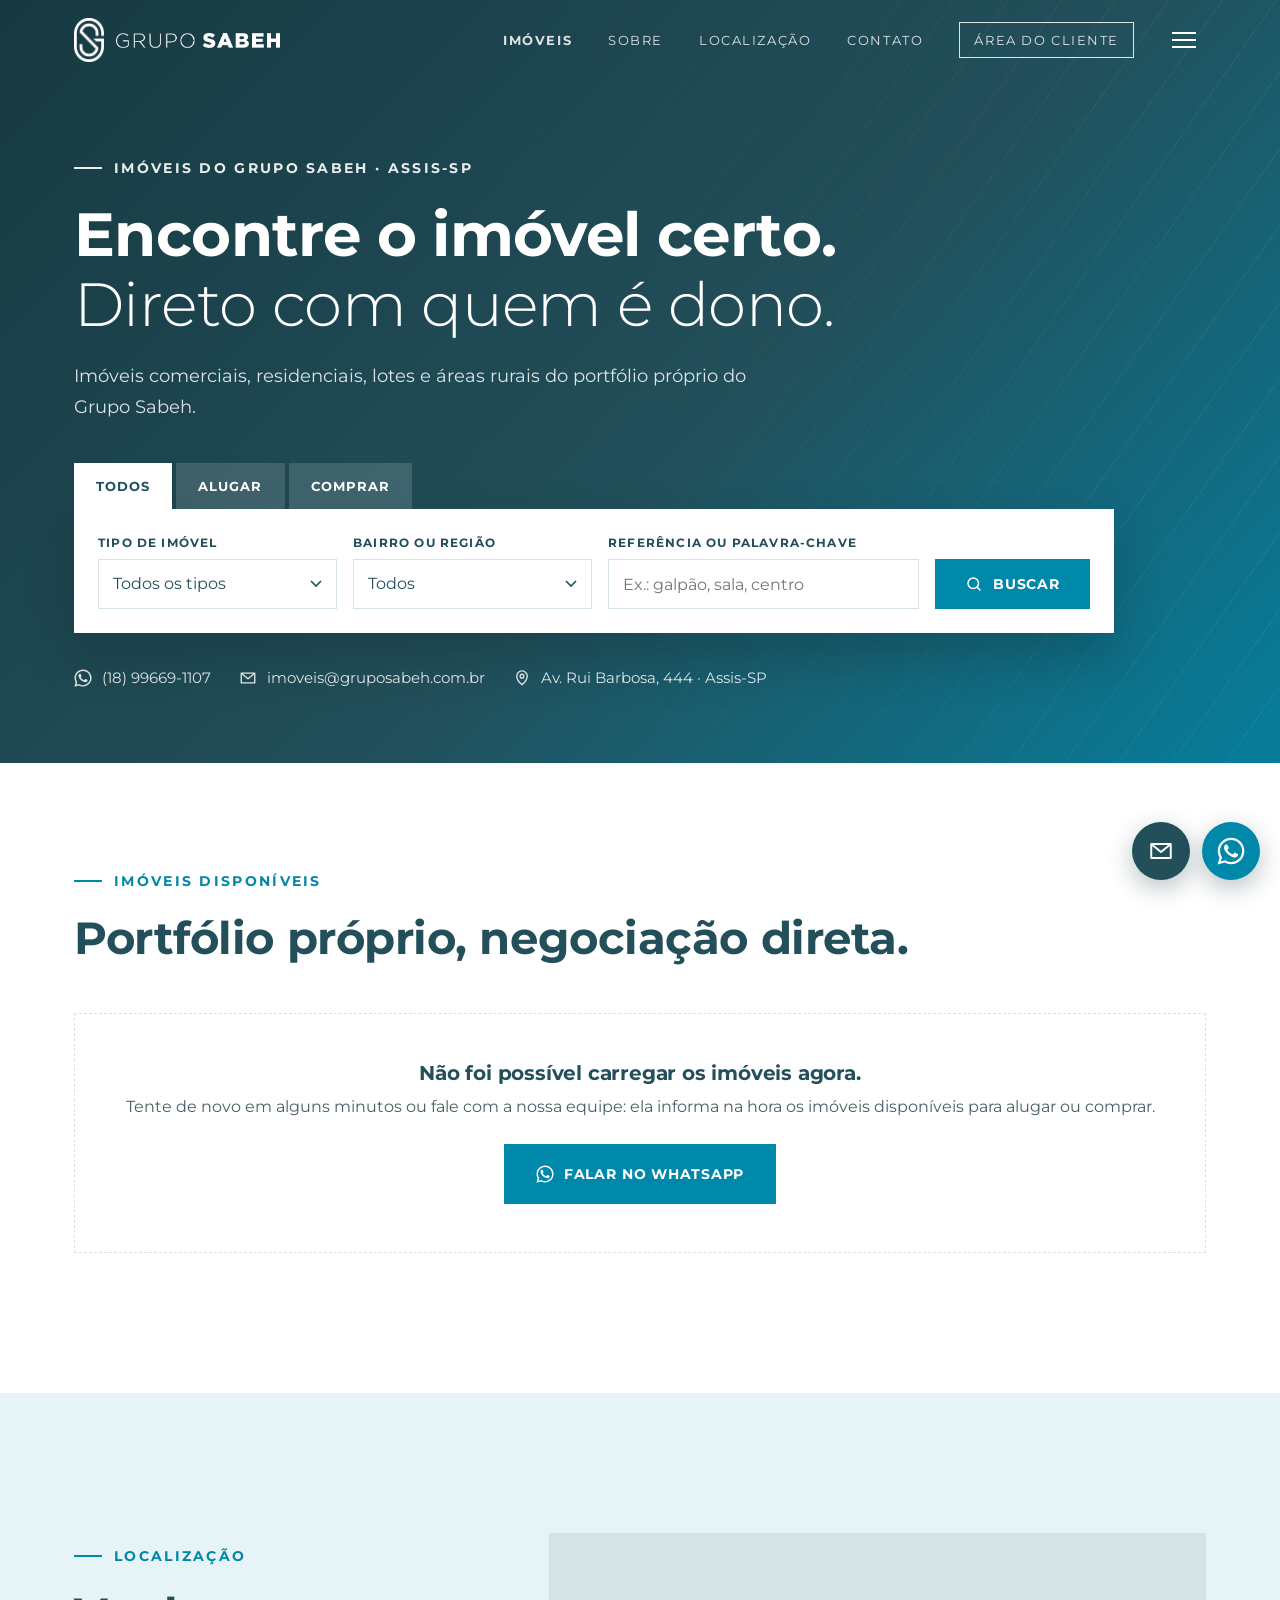
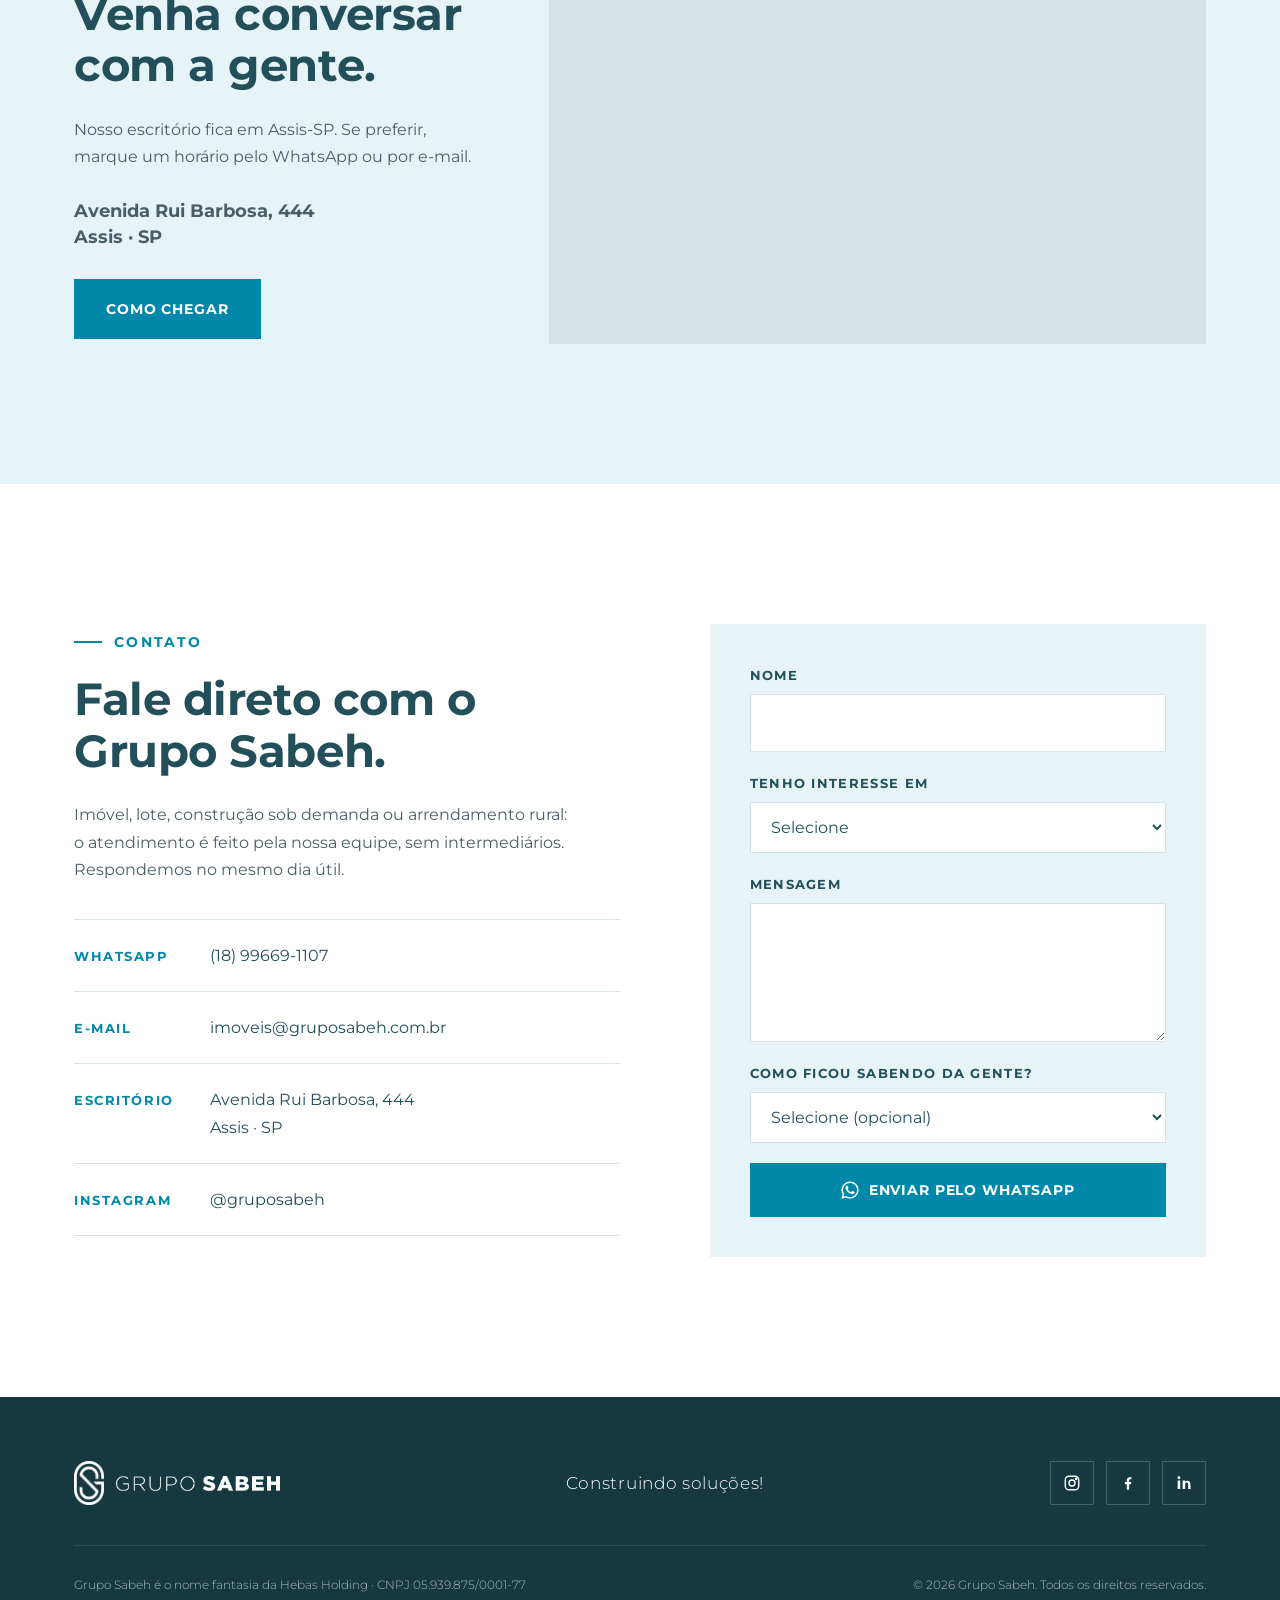
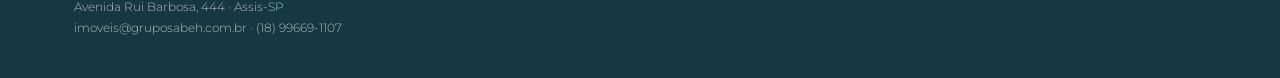
<file: index.html>
<!DOCTYPE html>
<html lang="pt-BR">
<head>
  <meta charset="UTF-8">
  <meta name="viewport" content="width=device-width, initial-scale=1.0">
  <title>Grupo Sabeh — Construindo soluções!</title>
  <meta name="description" content="Grupo Sabeh: holding patrimonial de Assis-SP. Imóveis, Loteamentos, Construção sob demanda e Agronegócio — sempre sobre patrimônio próprio, sem intermediação.">
  <meta name="theme-color" content="#224F5A">

  <meta property="og:title" content="Grupo Sabeh — Nunca foi vitrine. Sempre foi resultado.">
  <meta property="og:description" content="Holding patrimonial de Assis-SP. Patrimônio próprio, negociação direta, duas gerações de resultado.">
  <meta property="og:type" content="website">
  <meta property="og:url" content="https://www.gruposabeh.com.br">
  <meta property="og:image" content="https://www.gruposabeh.com.br/assets/og-image.jpg">
  <meta property="og:image:width" content="1200">
  <meta property="og:image:height" content="630">

  <!-- Ícones: o Google usa tamanhos múltiplos de 48 px -->
  <link rel="icon" href="favicon.ico" sizes="48x48">
  <link rel="icon" type="image/png" sizes="96x96" href="assets/favicon-96.png">
  <link rel="icon" type="image/png" sizes="192x192" href="assets/favicon-192.png">
  <link rel="apple-touch-icon" href="assets/apple-touch-icon.png">

  <!--
    TIPOGRAFIA
    A fonte oficial da marca é a Gotham (Light, Book, Bold, Black), que é paga.
    Quando os arquivos licenciados de webfont estiverem disponíveis, coloque-os em
    assets/fonts/ e descomente os @font-face no início de assets/site.css. Até lá, o site usa Montserrat
    (Google Fonts), a alternativa gratuita mais próxima.
  -->
  <!-- Dados da empresa para o Google (nome, logo e contato) -->
  <script type="application/ld+json">
  {
    "@context": "https://schema.org",
    "@type": "Organization",
    "name": "Grupo Sabeh",
    "legalName": "Hebas Holding",
    "url": "https://www.gruposabeh.com.br/",
    "logo": "https://www.gruposabeh.com.br/assets/logo-vertical.png",
    "email": "imoveis@gruposabeh.com.br",
    "telephone": "+55-18-99669-1107",
    "address": {
      "@type": "PostalAddress",
      "streetAddress": "Avenida Rui Barbosa, 444",
      "addressLocality": "Assis",
      "addressRegion": "SP",
      "addressCountry": "BR"
    },
    "sameAs": [
      "https://instagram.com/gruposabeh",
      "https://facebook.com/gruposabeh",
      "https://linkedin.com/company/gruposabeh"
    ]
  }
  </script>

  <link rel="preconnect" href="https://fonts.googleapis.com">
  <link rel="preconnect" href="https://fonts.gstatic.com" crossorigin>
  <link href="https://fonts.googleapis.com/css2?family=Montserrat:wght@300;400;700;900&display=swap" rel="stylesheet">

  <link rel="stylesheet" href="assets/site.css?v=20261022b">
  <link rel="stylesheet" href="assets/busca.css?v=20261022b">
  <link rel="stylesheet" href="assets/menu.css?v=20261022b">
</head>
<body>

  <svg width="0" height="0" style="position:absolute" aria-hidden="true">
    <symbol id="icone-email" viewBox="0 0 24 24"><path fill="none" stroke="currentColor" stroke-width="1.8" stroke-linejoin="round" d="M3 5.5h18v13H3z"/><path fill="none" stroke="currentColor" stroke-width="1.8" stroke-linejoin="round" d="m3.5 6 8.5 7 8.5-7"/></symbol>
    <symbol id="icone-whatsapp" viewBox="0 0 24 24"><path d="M17.47 14.38c-.3-.15-1.76-.87-2.03-.97-.27-.1-.47-.15-.67.15-.2.3-.77.97-.94 1.17-.17.2-.35.22-.64.07-.3-.15-1.26-.46-2.4-1.48-.89-.79-1.49-1.77-1.66-2.07-.17-.3-.02-.46.13-.61.13-.13.3-.35.45-.52.15-.17.2-.3.3-.5.1-.2.05-.37-.02-.52-.08-.15-.67-1.62-.92-2.22-.24-.58-.49-.5-.67-.51h-.57c-.2 0-.52.07-.79.37-.27.3-1.04 1.02-1.04 2.48s1.07 2.88 1.21 3.08c.15.2 2.1 3.2 5.08 4.49.71.31 1.26.49 1.7.63.71.23 1.36.2 1.87.12.57-.09 1.76-.72 2-1.41.25-.7.25-1.29.17-1.41-.07-.12-.27-.2-.57-.35M12.05 21.5h-.01a9.4 9.4 0 0 1-4.8-1.31l-.34-.2-3.56.93.95-3.47-.22-.36a9.4 9.4 0 0 1-1.44-5.01c0-5.2 4.23-9.43 9.44-9.43 2.52 0 4.89.98 6.67 2.77a9.37 9.37 0 0 1 2.76 6.67c0 5.2-4.24 9.43-9.44 9.43M20.1 3.9A11.3 11.3 0 0 0 12.05.57C5.77.57.66 5.68.66 11.95c0 2 .52 3.96 1.52 5.69L.57 23.5l6-1.57a11.4 11.4 0 0 0 5.47 1.4h.01c6.27 0 11.38-5.11 11.39-11.38 0-3.04-1.18-5.9-3.34-8.05"/></symbol>
  </svg>

  <!-- ============ CABEÇALHO ============ -->
  <header class="cabecalho" id="cabecalho">
    <div class="container">
      <a href="#inicio" class="logo" aria-label="Grupo Sabeh — início">
        <img class="logo__simbolo negativa" src="assets/simbolo-branco.png" alt="" width="488" height="707">
        <img class="logo__nome negativa" src="assets/nome-branco.png" alt="Grupo Sabeh" width="1002" height="92">
        <img class="logo__simbolo positiva" src="assets/simbolo.png" alt="" width="488" height="707">
        <img class="logo__nome positiva" src="assets/nome.png" alt="Grupo Sabeh" width="1002" height="92">
      </a>

      <nav aria-label="Menu principal">
        <ul class="menu" id="menu">
          <li><a href="#imoveis">Imóveis</a></li>
          <li><a href="sobre.html">Sobre</a></li>
          <li><a href="#localizacao">Localização</a></li>
          <li><a href="#contato">Contato</a></li>
          <li><a href="entrar.html" class="menu__area">Área do cliente</a></li>
        </ul>
      </nav>

      <button class="menu-botao" id="menu-botao" aria-label="Abrir menu" aria-expanded="false" aria-controls="painel">
        <span></span><span></span><span></span>
      </button>
    </div>

    <!-- Painel do ☰: segmentos (no celular, também as abas principais) -->
    <div class="painel" id="painel" hidden>
      <div class="container painel__grade">
        <ul class="painel__abas">
            <li><a href="#imoveis">Imóveis</a></li>
            <li><a href="sobre.html">Sobre</a></li>
            <li><a href="#localizacao">Localização</a></li>
            <li><a href="#contato">Contato</a></li>
            <li><a href="entrar.html" class="menu__area">Área do cliente</a></li>
        </ul>
        <nav class="painel__segmentos" aria-label="Segmentos">
          <p class="painel__titulo">Segmentos</p>
          <ul>
              <li><a href="imoveis.html">
                <span class="painel__icone"><svg viewBox="0 0 32 32" fill="none" stroke="currentColor" stroke-width="1.6" stroke-linejoin="round" aria-hidden="true"><path d="M4 14 16 5l12 9"/><path d="M7 12v15h18V12"/><path d="M13 27v-8h6v8"/></svg></span>
                <span>Imóveis</span>
              </a></li>
              <li><a href="construcao.html">
                <span class="painel__icone"><svg viewBox="0 0 32 32" fill="none" stroke="currentColor" stroke-width="1.6" stroke-linejoin="round" aria-hidden="true"><path d="M9 28V6h2v22"/><path d="M5 6h22l-4 4"/><path d="M23 10v5"/><path d="M16 28V17h11v11"/><path d="M3 28h26"/></svg></span>
                <span>Construção sob demanda</span>
              </a></li>
              <li><a href="loteamentos.html">
                <span class="painel__icone"><svg viewBox="0 0 32 32" fill="none" stroke="currentColor" stroke-width="1.6" stroke-linejoin="round" aria-hidden="true"><path d="M4 9h24v18H4z"/><path d="M4 18h24M13 9v18M21 18v9" stroke-dasharray="2 2"/></svg></span>
                <span>Loteamentos</span>
              </a></li>
              <li><a href="agronegocio.html">
                <span class="painel__icone painel__icone--agro"><svg viewBox="0 0 32 32" fill="none" stroke="currentColor" stroke-width="1.6" stroke-linecap="round" stroke-linejoin="round" aria-hidden="true"><path d="M3 27h26"/><path d="M16 27V11"/><path d="M16 17c-4 0-6-3-6-6 4 0 6 3 6 6zM16 14c4 0 6-3 6-6-4 0-6 3-6 6z"/><path d="M7 27v-6M25 27v-6"/></svg></span>
                <span>Agronegócio</span>
              </a></li>
          </ul>
        </nav>
      </div>
    </div>
  </header>

  <main>

    <!-- ============ 1 · ABERTURA COM BUSCA DE IMÓVEIS ============ -->
    <section class="hero" id="inicio">
      <div class="container">
        <span class="rotulo">Imóveis do Grupo Sabeh · Assis-SP</span>
        <h1>Encontre o imóvel certo. <em>Direto com quem é dono.</em></h1>
        <p>
          Imóveis comerciais, residenciais, lotes e áreas rurais do portfólio próprio do Grupo Sabeh.
        </p>

        <form class="busca" id="busca" role="search" aria-label="Buscar imóveis">
          <div class="busca__abas" role="group" aria-label="Finalidade">
            <button type="button" data-finalidade="" aria-pressed="true">Todos</button>
            <button type="button" data-finalidade="alugar" aria-pressed="false">Alugar</button>
            <button type="button" data-finalidade="comprar" aria-pressed="false">Comprar</button>
          </div>
          <div class="busca__campos">
            <label>
              <span>Tipo de imóvel</span>
              <select id="busca-tipo">
                <option value="">Todos os tipos</option>
              </select>
            </label>
            <label>
              <span>Bairro ou região</span>
              <select id="busca-bairro">
                <option value="">Todos</option>
              </select>
            </label>
            <label class="busca__texto">
              <span>Referência ou palavra-chave</span>
              <input type="search" id="busca-q" placeholder="Ex.: galpão, sala, centro">
            </label>
            <button type="submit" class="botao">
              <svg viewBox="0 0 24 24" fill="none" stroke="currentColor" stroke-width="2" stroke-linecap="round" aria-hidden="true"><circle cx="11" cy="11" r="7"/><path d="m20 20-3.5-3.5"/></svg>
              Buscar
            </button>
          </div>
        </form>

        <div class="hero__contato">
          <a href="https://wa.me/5518996691107?text=Ol%C3%A1%2C%20vim%20pelo%20site%20do%20Grupo%20Sabeh." target="_blank" rel="noopener">
            <svg viewBox="0 0 24 24" fill="currentColor" aria-hidden="true"><use href="#icone-whatsapp"/></svg>
            (18) 99669-1107
          </a>
          <a href="mailto:imoveis@gruposabeh.com.br">
            <svg viewBox="0 0 24 24" aria-hidden="true"><use href="#icone-email"/></svg>
            imoveis@gruposabeh.com.br
          </a>
          <a href="#localizacao">
            <svg viewBox="0 0 24 24" fill="none" stroke="currentColor" stroke-width="1.8" stroke-linejoin="round" aria-hidden="true"><path d="M12 21s-7-6.2-7-11.5a7 7 0 0 1 14 0C19 14.8 12 21 12 21z"/><circle cx="12" cy="9.5" r="2.5"/></svg>
            Av. Rui Barbosa, 444 · Assis-SP
          </a>
        </div>
      </div>
    </section>

    <!-- ============ IMÓVEIS DISPONÍVEIS (cadastrados na área do administrador, aba "Imóveis no site") ============ -->
    <section class="secao imoveis" id="imoveis">
      <div class="container">
        <div class="imoveis__topo">
          <div>
            <span class="rotulo">Imóveis disponíveis</span>
            <h2>Portfólio próprio, negociação direta.</h2>
          </div>
          <label class="imoveis__ordem">
            <span>Ordenar por</span>
            <select id="ordem">
              <option value="destaque">Destaques</option>
              <option value="menor">Menor preço</option>
              <option value="maior">Maior preço</option>
              <option value="area">Maior área</option>
            </select>
          </label>
        </div>

        <p class="aviso-exemplo" id="aviso-exemplo" hidden>
          <b>Prévia:</b> os imóveis abaixo são exemplos para demonstrar a busca. Eles serão trocados pelos imóveis reais antes de o site ir ao ar.
        </p>

        <div class="imoveis__resumo" aria-live="polite">
          <p class="imoveis__total" id="resultado-total"></p>
          <p class="imoveis__filtros" id="filtros-ativos" hidden>
            <span id="filtros-texto"></span>
            <button type="button" data-limpar>Limpar filtros</button>
          </p>
        </div>
        <div class="imoveis__grade" id="resultado-lista"></div>

        <div class="imoveis__vazio" id="resultado-vazio" hidden>
          <h3 id="vazio-titulo">Nenhum imóvel encontrado com esses filtros.</h3>
          <p id="vazio-texto">Nem todo o portfólio está no site. Conte o que você procura que a nossa equipe verifica.</p>
          <div class="imoveis__vazio-acoes">
            <a class="botao" href="https://wa.me/5518996691107?text=Ol%C3%A1%2C%20vim%20pelo%20site%20do%20Grupo%20Sabeh%20e%20procuro%20um%20im%C3%B3vel." target="_blank" rel="noopener">
              <svg viewBox="0 0 24 24" fill="currentColor" aria-hidden="true"><use href="#icone-whatsapp"/></svg>
              Falar no WhatsApp
            </a>
            <button type="button" class="botao botao--linha" id="vazio-limpar" data-limpar>Limpar filtros</button>
          </div>
        </div>
      </div>
    </section>

    <dialog class="detalhe" id="detalhe" aria-labelledby="detalhe-titulo">
      <button type="button" class="detalhe__fechar" aria-label="Fechar">×</button>
      <div class="detalhe__grade" id="detalhe-conteudo"></div>
    </dialog>

    <!-- ============ 2 · LOCALIZAÇÃO ============ -->
    <section class="secao local" id="localizacao">
      <div class="container local__grade">
        <div class="local__texto revelar">
          <span class="rotulo">Localização</span>
          <h2>Venha conversar com a gente.</h2>
          <p>Nosso escritório fica em Assis-SP. Se preferir, marque um horário pelo WhatsApp ou por e-mail.</p>
          <p class="local__endereco">Avenida Rui Barbosa, 444<br>Assis · SP</p>
          <a href="https://www.google.com/maps/search/?api=1&amp;query=Avenida+Rui+Barbosa+444+Assis+SP" class="botao" target="_blank" rel="noopener">Como chegar</a>
        </div>
        <div class="local__mapa revelar">
          <iframe src="https://www.google.com/maps?q=Avenida+Rui+Barbosa,+444,+Assis+-+SP&amp;output=embed" title="Mapa: Grupo Sabeh, Avenida Rui Barbosa, 444, Assis-SP" loading="lazy" referrerpolicy="no-referrer-when-downgrade" allowfullscreen></iframe>
        </div>
      </div>
    </section>

    <!-- ============ 3 · CONTATO ============ -->
    <section class="secao" id="contato">
      <div class="container">
        <div class="contato__grade">
          <div class="contato__texto revelar">
            <span class="rotulo">Contato</span>
            <h2>Fale direto com o Grupo Sabeh.</h2>
            <p>
              Imóvel, lote, construção sob demanda ou arrendamento rural: o atendimento é feito pela nossa equipe,
              sem intermediários. Respondemos no mesmo dia útil.
            </p>

            <ul class="contato__lista">
              <li><small>WhatsApp</small><a href="https://wa.me/5518996691107" target="_blank" rel="noopener">(18) 99669-1107</a></li>
              <li><small>E-mail</small><a href="mailto:imoveis@gruposabeh.com.br">imoveis@gruposabeh.com.br</a></li>
              <li><small>Escritório</small><a href="https://www.google.com/maps/search/?api=1&amp;query=Avenida+Rui+Barbosa+444+Assis+SP" target="_blank" rel="noopener">Avenida Rui Barbosa, 444<br>Assis · SP</a></li>
              <li><small>Instagram</small><a href="https://instagram.com/gruposabeh" target="_blank" rel="noopener">@gruposabeh</a></li>
            </ul>
          </div>

          <!-- Formulário simples: monta a mensagem e abre o WhatsApp Business (canal principal) -->
          <form class="formulario revelar" id="formulario" novalidate>
            <label>
              <span>Nome</span>
              <input type="text" name="nome" autocomplete="name" required>
            </label>
            <label>
              <span>Tenho interesse em</span>
              <select name="segmento" required>
                <option value="">Selecione</option>
                <option>Sabeh | Imóveis</option>
                <option>Sabeh | Loteamentos</option>
                <option>Sabeh | Construção</option>
                <option>Sabeh | Agronegócio</option>
                <option>Outro assunto</option>
              </select>
            </label>
            <label>
              <span>Mensagem</span>
              <textarea name="mensagem" rows="4"></textarea>
            </label>
            <label>
              <span>Como ficou sabendo da gente?</span>
              <select name="origem">
                <option value="">Selecione (opcional)</option>
                <option>Indicação</option>
                <option>Instagram / Facebook</option>
                <option>LinkedIn</option>
                <option>Google</option>
                <option>Passei em frente</option>
                <option>Outro</option>
              </select>
            </label>
            <p class="formulario__erro" id="formulario-erro" role="alert"></p>
            <button type="submit" class="botao">
              <svg viewBox="0 0 24 24" fill="currentColor" aria-hidden="true"><use href="#icone-whatsapp"/></svg>
              Enviar pelo WhatsApp
            </button>
          </form>
        </div>
      </div>
    </section>

  </main>


  <!-- ============ RODAPÉ ============ -->
  <footer class="rodape">
    <div class="container">
      <div class="rodape__topo">
        <a href="#inicio" class="logo" aria-label="Grupo Sabeh — voltar ao início">
          <img class="logo__simbolo" src="assets/simbolo-branco.png" alt="" width="488" height="707">
          <img class="logo__nome" src="assets/nome-branco.png" alt="Grupo Sabeh" width="1002" height="92">
        </a>
        <span class="rodape__tagline">Construindo soluções!</span>
        <div class="rodape__redes">
          <a href="https://instagram.com/gruposabeh" target="_blank" rel="noopener" aria-label="Instagram">
            <svg viewBox="0 0 24 24" fill="none" stroke="currentColor" stroke-width="1.8" aria-hidden="true"><rect x="3" y="3" width="18" height="18" rx="5"/><circle cx="12" cy="12" r="4"/><circle cx="17.5" cy="6.5" r="0.8" fill="currentColor"/></svg>
          </a>
          <a href="https://facebook.com/gruposabeh" target="_blank" rel="noopener" aria-label="Facebook">
            <svg viewBox="0 0 24 24" fill="currentColor" aria-hidden="true"><path d="M13.5 21v-7.5h2.5l.4-3h-2.9V8.6c0-.87.24-1.46 1.49-1.46h1.6V4.46A21 21 0 0 0 14.27 4.3c-2.3 0-3.87 1.4-3.87 3.97v2.23H7.8v3h2.6V21z"/></svg>
          </a>
          <a href="https://linkedin.com/company/gruposabeh" target="_blank" rel="noopener" aria-label="LinkedIn">
            <svg viewBox="0 0 24 24" fill="currentColor" aria-hidden="true"><path d="M6.94 8.5H3.56V20h3.38zM5.25 3a1.96 1.96 0 1 0 0 3.92 1.96 1.96 0 0 0 0-3.92M20.44 13.4c0-3.1-1.66-4.54-3.87-4.54-1.78 0-2.58.98-3.03 1.67V8.5h-3.37c.04.95 0 11.5 0 11.5h3.37v-6.42c0-.34.03-.69.13-.93.27-.69.9-1.4 1.95-1.4 1.38 0 1.93 1.05 1.93 2.59V20h3.38z"/></svg>
          </a>
        </div>
      </div>
      <div class="rodape__base">
        <span class="rodape__contato">Grupo Sabeh é o nome fantasia da Hebas Holding · CNPJ 05.939.875/0001-77<br>Avenida Rui Barbosa, 444 · Assis-SP<br><a href="mailto:imoveis@gruposabeh.com.br">imoveis@gruposabeh.com.br</a> · <a href="https://wa.me/5518996691107" target="_blank" rel="noopener">(18) 99669-1107</a></span>
        <span>© <span id="ano">2026</span> Grupo Sabeh. Todos os direitos reservados.</span>
      </div>
    </div>
  </footer>

  <div class="flutuantes">
    <a href="mailto:imoveis@gruposabeh.com.br" class="whatsapp-flutuante whatsapp-flutuante--email" aria-label="Enviar e-mail">
      <svg viewBox="0 0 24 24" aria-hidden="true"><use href="#icone-email"/></svg>
    </a>
    <a href="https://wa.me/5518996691107?text=Ol%C3%A1%2C%20vim%20pelo%20site%20do%20Grupo%20Sabeh." class="whatsapp-flutuante" target="_blank" rel="noopener" aria-label="Falar no WhatsApp">
      <svg viewBox="0 0 24 24" fill="currentColor" aria-hidden="true"><use href="#icone-whatsapp"/></svg>
    </a>
  </div>

  <script src="assets/menu.js?v=20261022b"></script>
  <script src="assets/busca.js?v=20261022b"></script>
  <script>
    // Menu: deixa em negrito a aba da seção que está na tela (Imóveis no topo da página)
    const secoesMenu = ['imoveis', 'localizacao', 'contato'].map(id => document.getElementById(id));
    const linksMenu = document.querySelectorAll('.menu a[href^="#"], .painel__abas a[href^="#"]');
    const marcarAba = () => {
      let atual = 'imoveis';
      secoesMenu.forEach(s => { if (s.getBoundingClientRect().top <= 140) atual = s.id; });
      if (window.innerHeight + window.scrollY >= document.documentElement.scrollHeight - 2) atual = 'contato';
      linksMenu.forEach(a => {
        if (a.getAttribute('href') === '#' + atual) a.setAttribute('aria-current', 'location');
        else a.removeAttribute('aria-current');
      });
    };
    window.addEventListener('scroll', marcarAba, { passive: true });
    marcarAba();

    // Animação de entrada das seções
    const observador = new IntersectionObserver(entradas => {
      entradas.forEach(e => {
        if (e.isIntersecting) { e.target.classList.add('visivel'); observador.unobserve(e.target); }
      });
    }, { threshold: 0.15 });
    document.querySelectorAll('.revelar').forEach(el => observador.observe(el));


    // Formulário: monta a mensagem e abre o WhatsApp Business
    document.getElementById('formulario').addEventListener('submit', e => {
      e.preventDefault();
      const f = e.target;
      const erro = document.getElementById('formulario-erro');
      const nome = f.nome.value.trim();
      const segmento = f.segmento.value;
      if (!nome || !segmento) {
        erro.textContent = 'Preencha seu nome e o assunto de interesse.';
        return;
      }
      erro.textContent = '';
      const linhas = [
        `Olá, vim pelo site do Grupo Sabeh.`,
        `Nome: ${nome}`,
        `Interesse: ${segmento}`
      ];
      if (f.mensagem.value.trim()) linhas.push(`Mensagem: ${f.mensagem.value.trim()}`);
      if (f.origem.value) linhas.push(`Como conheceu: ${f.origem.value}`);
      window.open('https://wa.me/5518996691107?text=' + encodeURIComponent(linhas.join('\n')), '_blank', 'noopener');
    });

    document.getElementById('ano').textContent = new Date().getFullYear();
  </script>
</body>
</html>
</file>
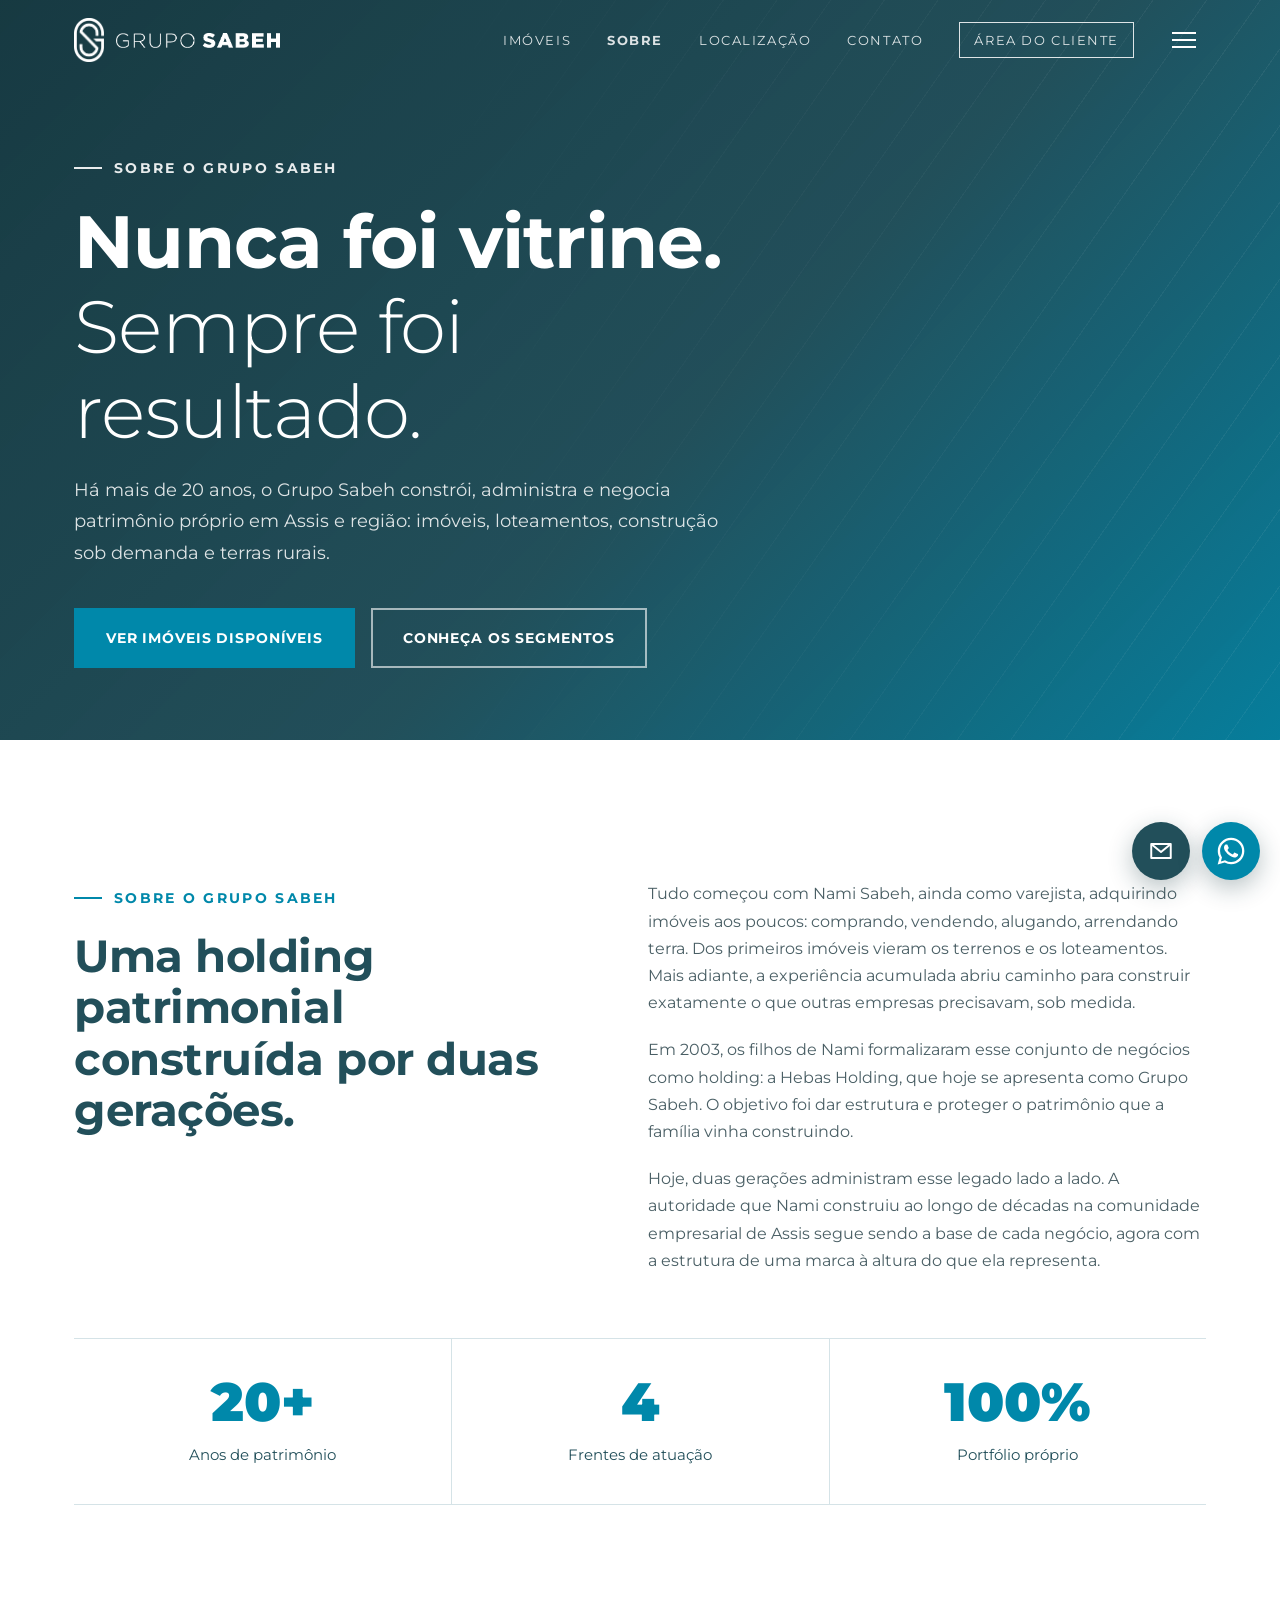
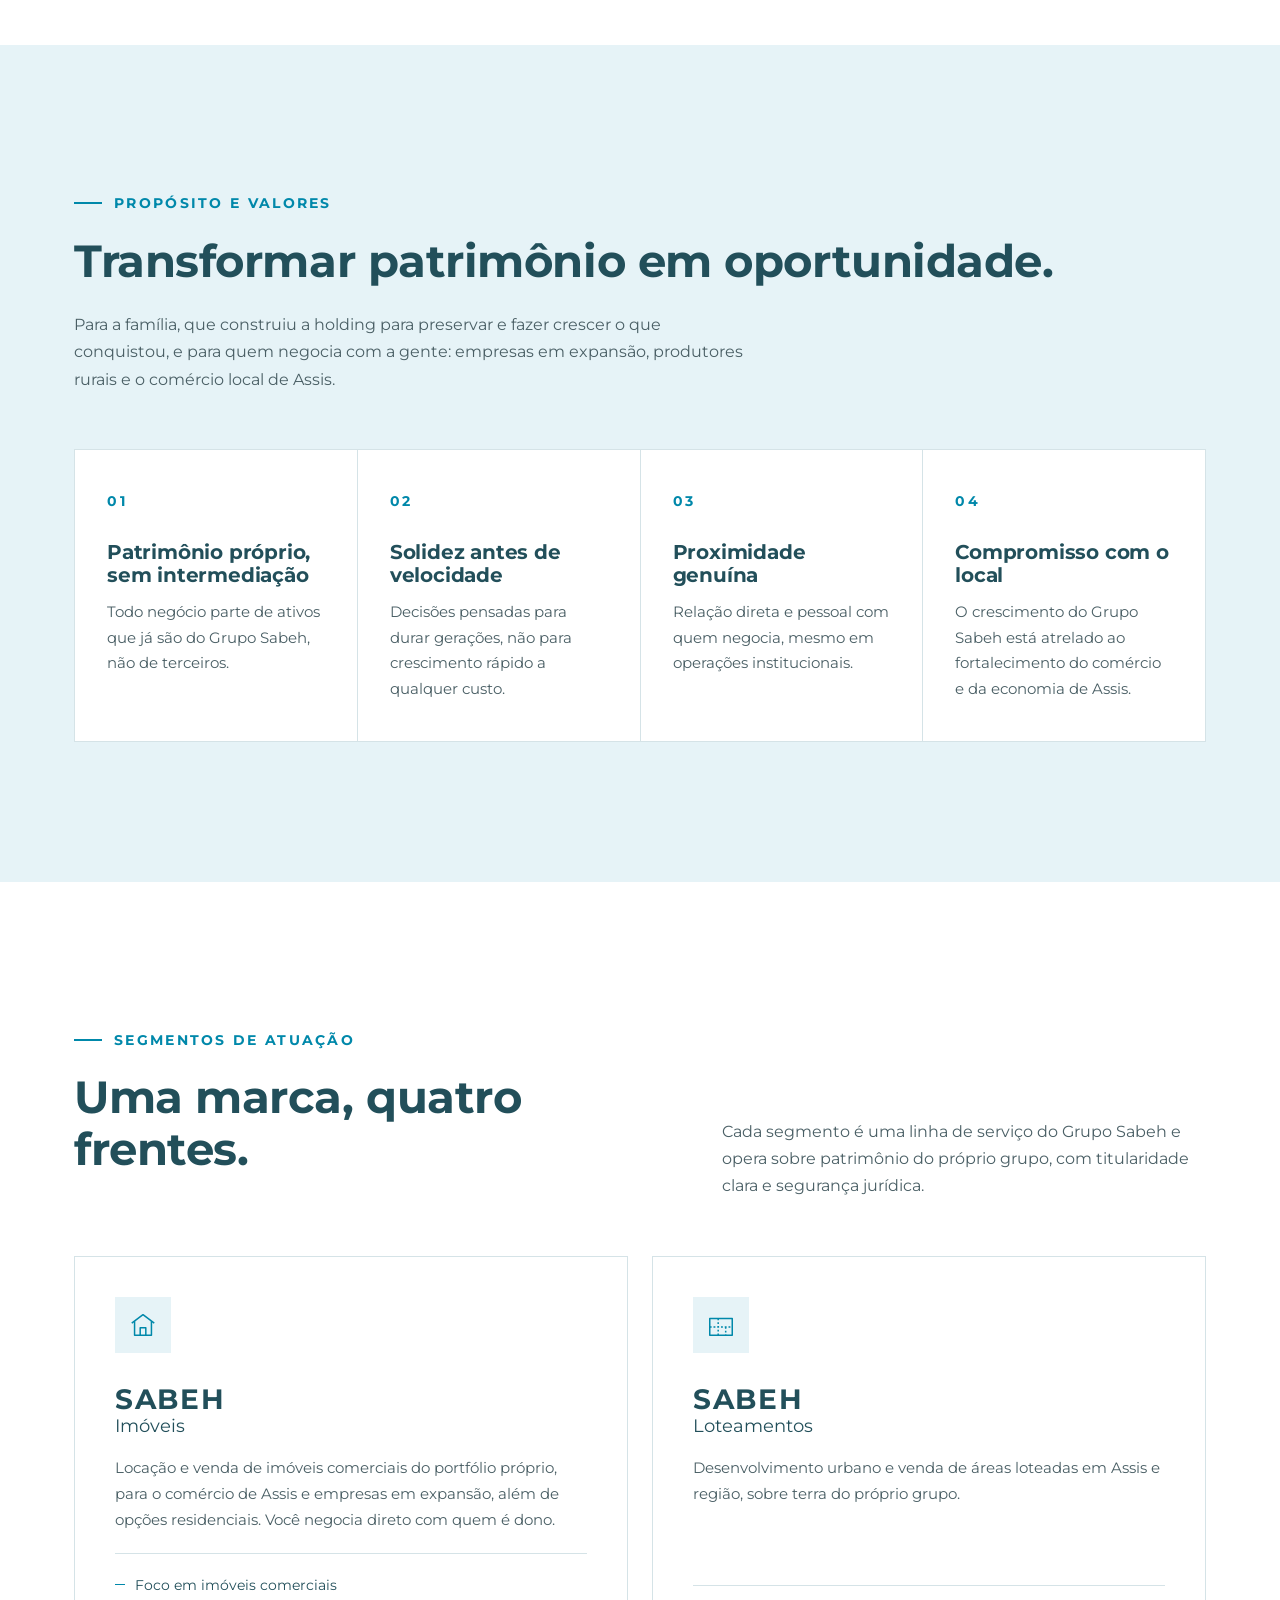
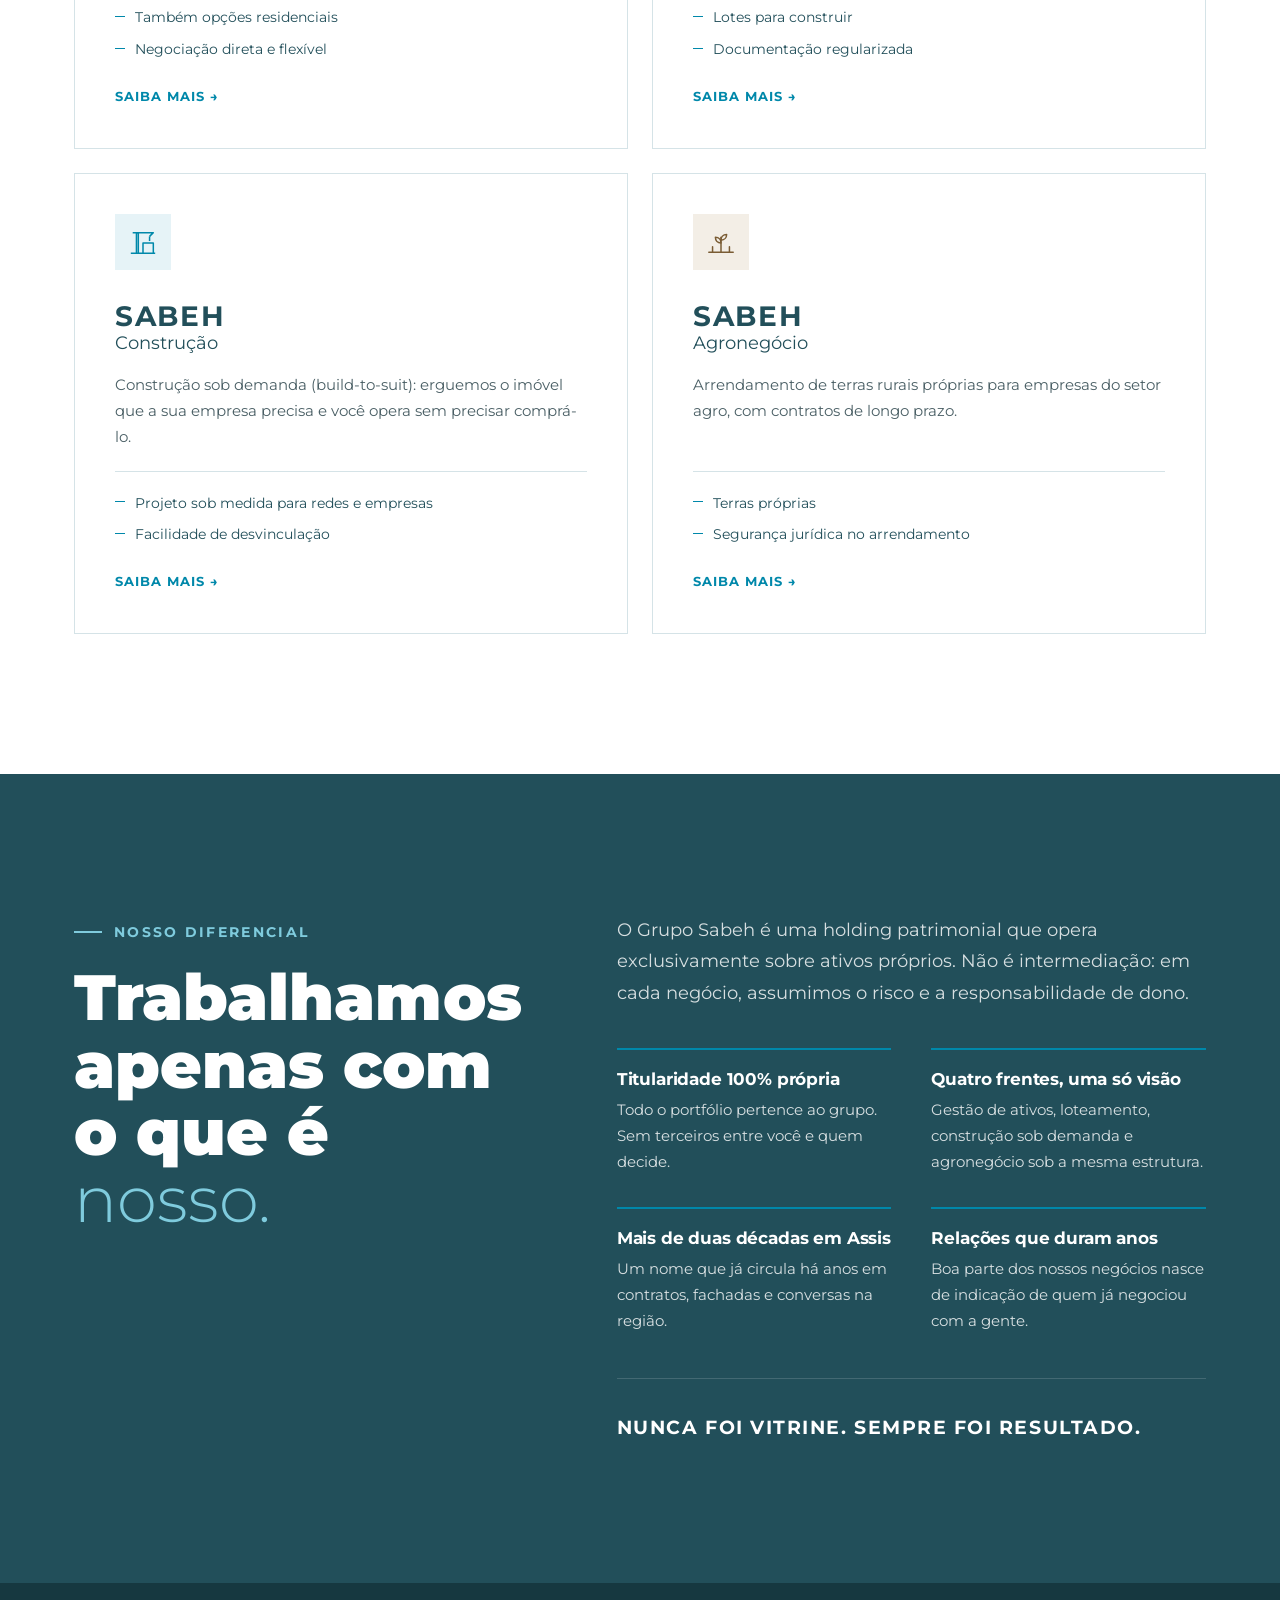
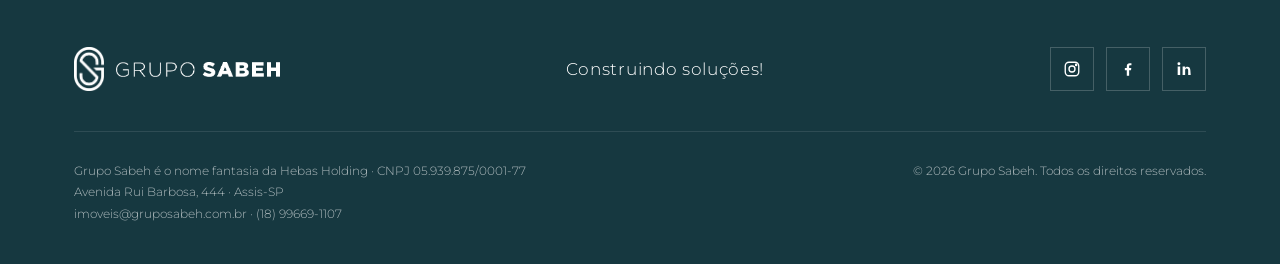
<file: sobre.html>
<!DOCTYPE html>
<html lang="pt-BR">
<head>
  <meta charset="UTF-8">
  <meta name="viewport" content="width=device-width, initial-scale=1.0">
  <title>Sobre o Grupo Sabeh</title>
  <meta name="description" content="Conheça o Grupo Sabeh: holding patrimonial de Assis-SP construída por duas gerações, com atuação em imóveis, loteamentos, construção sob demanda e agronegócio.">
  <meta name="theme-color" content="#224F5A">

  <meta property="og:title" content="Sobre o Grupo Sabeh — Nunca foi vitrine. Sempre foi resultado.">
  <meta property="og:description" content="Holding patrimonial de Assis-SP. Patrimônio próprio, negociação direta, duas gerações de resultado.">
  <meta property="og:type" content="website">
  <meta property="og:url" content="https://www.gruposabeh.com.br/sobre.html">
  <meta property="og:image" content="https://www.gruposabeh.com.br/assets/og-image.jpg">
  <meta property="og:image:width" content="1200">
  <meta property="og:image:height" content="630">

  <!-- Ícones: o Google usa tamanhos múltiplos de 48 px -->
  <link rel="icon" href="favicon.ico" sizes="48x48">
  <link rel="icon" type="image/png" sizes="96x96" href="assets/favicon-96.png">
  <link rel="icon" type="image/png" sizes="192x192" href="assets/favicon-192.png">
  <link rel="apple-touch-icon" href="assets/apple-touch-icon.png">

  <!--
    TIPOGRAFIA
    A fonte oficial da marca é a Gotham (Light, Book, Bold, Black), que é paga.
    Quando os arquivos licenciados de webfont estiverem disponíveis, coloque-os em
    assets/fonts/ e descomente os @font-face no início de assets/site.css. Até lá, o site usa Montserrat
    (Google Fonts), a alternativa gratuita mais próxima.
  -->
  <link rel="preconnect" href="https://fonts.googleapis.com">
  <link rel="preconnect" href="https://fonts.gstatic.com" crossorigin>
  <link href="https://fonts.googleapis.com/css2?family=Montserrat:wght@300;400;700;900&display=swap" rel="stylesheet">

  <link rel="stylesheet" href="assets/site.css?v=20261022b">
  <link rel="stylesheet" href="assets/menu.css?v=20261022b">
</head>
<body>

  <svg width="0" height="0" style="position:absolute" aria-hidden="true">
    <symbol id="icone-email" viewBox="0 0 24 24"><path fill="none" stroke="currentColor" stroke-width="1.8" stroke-linejoin="round" d="M3 5.5h18v13H3z"/><path fill="none" stroke="currentColor" stroke-width="1.8" stroke-linejoin="round" d="m3.5 6 8.5 7 8.5-7"/></symbol>
    <symbol id="icone-whatsapp" viewBox="0 0 24 24"><path d="M17.47 14.38c-.3-.15-1.76-.87-2.03-.97-.27-.1-.47-.15-.67.15-.2.3-.77.97-.94 1.17-.17.2-.35.22-.64.07-.3-.15-1.26-.46-2.4-1.48-.89-.79-1.49-1.77-1.66-2.07-.17-.3-.02-.46.13-.61.13-.13.3-.35.45-.52.15-.17.2-.3.3-.5.1-.2.05-.37-.02-.52-.08-.15-.67-1.62-.92-2.22-.24-.58-.49-.5-.67-.51h-.57c-.2 0-.52.07-.79.37-.27.3-1.04 1.02-1.04 2.48s1.07 2.88 1.21 3.08c.15.2 2.1 3.2 5.08 4.49.71.31 1.26.49 1.7.63.71.23 1.36.2 1.87.12.57-.09 1.76-.72 2-1.41.25-.7.25-1.29.17-1.41-.07-.12-.27-.2-.57-.35M12.05 21.5h-.01a9.4 9.4 0 0 1-4.8-1.31l-.34-.2-3.56.93.95-3.47-.22-.36a9.4 9.4 0 0 1-1.44-5.01c0-5.2 4.23-9.43 9.44-9.43 2.52 0 4.89.98 6.67 2.77a9.37 9.37 0 0 1 2.76 6.67c0 5.2-4.24 9.43-9.44 9.43M20.1 3.9A11.3 11.3 0 0 0 12.05.57C5.77.57.66 5.68.66 11.95c0 2 .52 3.96 1.52 5.69L.57 23.5l6-1.57a11.4 11.4 0 0 0 5.47 1.4h.01c6.27 0 11.38-5.11 11.39-11.38 0-3.04-1.18-5.9-3.34-8.05"/></symbol>
  </svg>

  <!-- ============ CABEÇALHO ============ -->
  <header class="cabecalho" id="cabecalho">
    <div class="container">
      <a href="index.html" class="logo" aria-label="Grupo Sabeh — início">
        <img class="logo__simbolo negativa" src="assets/simbolo-branco.png" alt="" width="488" height="707">
        <img class="logo__nome negativa" src="assets/nome-branco.png" alt="Grupo Sabeh" width="1002" height="92">
        <img class="logo__simbolo positiva" src="assets/simbolo.png" alt="" width="488" height="707">
        <img class="logo__nome positiva" src="assets/nome.png" alt="Grupo Sabeh" width="1002" height="92">
      </a>

      <nav aria-label="Menu principal">
        <ul class="menu" id="menu">
          <li><a href="index.html#imoveis">Imóveis</a></li>
          <li><a href="sobre.html" aria-current="page">Sobre</a></li>
          <li><a href="index.html#localizacao">Localização</a></li>
          <li><a href="index.html#contato">Contato</a></li>
          <li><a href="entrar.html" class="menu__area">Área do cliente</a></li>
        </ul>
      </nav>

      <button class="menu-botao" id="menu-botao" aria-label="Abrir menu" aria-expanded="false" aria-controls="painel">
        <span></span><span></span><span></span>
      </button>
    </div>

    <!-- Painel do ☰: segmentos (no celular, também as abas principais) -->
    <div class="painel" id="painel" hidden>
      <div class="container painel__grade">
        <ul class="painel__abas">
            <li><a href="index.html#imoveis">Imóveis</a></li>
            <li><a href="sobre.html" aria-current="page">Sobre</a></li>
            <li><a href="index.html#localizacao">Localização</a></li>
            <li><a href="index.html#contato">Contato</a></li>
            <li><a href="entrar.html" class="menu__area">Área do cliente</a></li>
        </ul>
        <nav class="painel__segmentos" aria-label="Segmentos">
          <p class="painel__titulo">Segmentos</p>
          <ul>
              <li><a href="imoveis.html">
                <span class="painel__icone"><svg viewBox="0 0 32 32" fill="none" stroke="currentColor" stroke-width="1.6" stroke-linejoin="round" aria-hidden="true"><path d="M4 14 16 5l12 9"/><path d="M7 12v15h18V12"/><path d="M13 27v-8h6v8"/></svg></span>
                <span>Imóveis</span>
              </a></li>
              <li><a href="construcao.html">
                <span class="painel__icone"><svg viewBox="0 0 32 32" fill="none" stroke="currentColor" stroke-width="1.6" stroke-linejoin="round" aria-hidden="true"><path d="M9 28V6h2v22"/><path d="M5 6h22l-4 4"/><path d="M23 10v5"/><path d="M16 28V17h11v11"/><path d="M3 28h26"/></svg></span>
                <span>Construção sob demanda</span>
              </a></li>
              <li><a href="loteamentos.html">
                <span class="painel__icone"><svg viewBox="0 0 32 32" fill="none" stroke="currentColor" stroke-width="1.6" stroke-linejoin="round" aria-hidden="true"><path d="M4 9h24v18H4z"/><path d="M4 18h24M13 9v18M21 18v9" stroke-dasharray="2 2"/></svg></span>
                <span>Loteamentos</span>
              </a></li>
              <li><a href="agronegocio.html">
                <span class="painel__icone painel__icone--agro"><svg viewBox="0 0 32 32" fill="none" stroke="currentColor" stroke-width="1.6" stroke-linecap="round" stroke-linejoin="round" aria-hidden="true"><path d="M3 27h26"/><path d="M16 27V11"/><path d="M16 17c-4 0-6-3-6-6 4 0 6 3 6 6zM16 14c4 0 6-3 6-6-4 0-6 3-6 6z"/><path d="M7 27v-6M25 27v-6"/></svg></span>
                <span>Agronegócio</span>
              </a></li>
          </ul>
        </nav>
      </div>
    </div>
  </header>

  <main>

    <!-- ============ 1 · ABERTURA ============ -->
    <section class="hero hero--sobre" id="inicio">
      <div class="container">
        <span class="rotulo">Sobre o Grupo Sabeh</span>
        <h1>Nunca foi vitrine. <em>Sempre foi resultado.</em></h1>
        <p>
          Há mais de 20 anos, o Grupo Sabeh constrói, administra e negocia patrimônio próprio
          em Assis e região: imóveis, loteamentos, construção sob demanda e terras rurais.
        </p>
        <div class="hero__acoes">
          <a href="index.html#imoveis" class="botao">Ver imóveis disponíveis</a>
          <a href="#segmentos" class="botao botao--contorno">Conheça os segmentos</a>
        </div>
      </div>
    </section>

    <!-- ============ 2 · HISTÓRIA ============ -->
    <section class="secao" id="sobre">
      <div class="container">
        <div class="sobre__grade">
          <div class="revelar">
            <span class="rotulo">Sobre o Grupo Sabeh</span>
            <h2>Uma holding patrimonial construída por duas gerações.</h2>
          </div>
          <div class="sobre__texto revelar">
            <p>
              Tudo começou com Nami Sabeh, ainda como varejista, adquirindo imóveis aos poucos:
              comprando, vendendo, alugando, arrendando terra. Dos primeiros imóveis vieram os terrenos
              e os loteamentos. Mais adiante, a experiência acumulada abriu caminho para construir exatamente
              o que outras empresas precisavam, sob medida.
            </p>
            <p>
              Em 2003, os filhos de Nami formalizaram esse conjunto de negócios como holding: a Hebas Holding,
              que hoje se apresenta como Grupo Sabeh. O objetivo foi dar estrutura e proteger o patrimônio que a família vinha construindo.
            </p>
            <p>
              Hoje, duas gerações administram esse legado lado a lado. A autoridade que Nami construiu ao longo
              de décadas na comunidade empresarial de Assis segue sendo a base de cada negócio, agora com a estrutura
              de uma marca à altura do que ela representa.
            </p>
          </div>
        </div>

        <div class="numeros revelar">
          <div><strong>20+</strong><span>Anos de patrimônio</span></div>
          <div><strong>4</strong><span>Frentes de atuação</span></div>
          <div><strong>100%</strong><span>Portfólio próprio</span></div>
        </div>
      </div>
    </section>

    <section class="secao valores" aria-labelledby="valores-titulo">
      <div class="container">
        <div class="revelar">
          <span class="rotulo">Propósito e valores</span>
          <h2 id="valores-titulo">Transformar patrimônio em oportunidade.</h2>
          <p style="max-width: 62ch; color: var(--cinza-texto);">
            Para a família, que construiu a holding para preservar e fazer crescer o que conquistou,
            e para quem negocia com a gente: empresas em expansão, produtores rurais e o comércio local de Assis.
          </p>
        </div>

        <div class="valores__grade revelar">
          <article class="valor">
            <span class="valor__num">01</span>
            <h3>Patrimônio próprio, sem intermediação</h3>
            <p>Todo negócio parte de ativos que já são do Grupo Sabeh, não de terceiros.</p>
          </article>
          <article class="valor">
            <span class="valor__num">02</span>
            <h3>Solidez antes de velocidade</h3>
            <p>Decisões pensadas para durar gerações, não para crescimento rápido a qualquer custo.</p>
          </article>
          <article class="valor">
            <span class="valor__num">03</span>
            <h3>Proximidade genuína</h3>
            <p>Relação direta e pessoal com quem negocia, mesmo em operações institucionais.</p>
          </article>
          <article class="valor">
            <span class="valor__num">04</span>
            <h3>Compromisso com o local</h3>
            <p>O crescimento do Grupo Sabeh está atrelado ao fortalecimento do comércio e da economia de Assis.</p>
          </article>
        </div>
      </div>
    </section>

    <!-- ============ 3 · SEGMENTOS DE ATUAÇÃO ============ -->
    <section class="secao" id="segmentos">
      <div class="container">
        <div class="segmentos__topo revelar">
          <div>
            <span class="rotulo">Segmentos de atuação</span>
            <h2>Uma marca, quatro frentes.</h2>
          </div>
          <p>
            Cada segmento é uma linha de serviço do Grupo Sabeh e opera sobre patrimônio do próprio grupo,
            com titularidade clara e segurança jurídica.
          </p>
        </div>

        <!-- Ícones provisórios: substituir pelos ícones oficiais quando o designer entregar (Bloco 4) -->
        <div class="segmentos__grade">
          <article class="segmento revelar">
            <div class="segmento__icone">
              <svg viewBox="0 0 32 32" fill="none" stroke="currentColor" stroke-width="1.6" stroke-linejoin="round" aria-hidden="true"><path d="M4 14 16 5l12 9"/><path d="M7 12v15h18V12"/><path d="M13 27v-8h6v8"/></svg>
            </div>
            <div class="segmento__marca"><b>SABEH</b><span>Imóveis</span></div>
            <p>Locação e venda de imóveis comerciais do portfólio próprio, para o comércio de Assis e empresas em expansão, além de opções residenciais. Você negocia direto com quem é dono.</p>
            <ul>
              <li>Foco em imóveis comerciais</li>
              <li>Também opções residenciais</li>
              <li>Negociação direta e flexível</li>
            </ul>
            <a class="segmento__link" href="imoveis.html">Saiba mais →</a>
          </article>

          <article class="segmento revelar">
            <div class="segmento__icone">
              <svg viewBox="0 0 32 32" fill="none" stroke="currentColor" stroke-width="1.6" stroke-linejoin="round" aria-hidden="true"><path d="M4 9h24v18H4z"/><path d="M4 18h24M13 9v18M21 18v9" stroke-dasharray="2 2"/></svg>
            </div>
            <div class="segmento__marca"><b>SABEH</b><span>Loteamentos</span></div>
            <p>Desenvolvimento urbano e venda de áreas loteadas em Assis e região, sobre terra do próprio grupo.</p>
            <ul>
              <li>Lotes para construir</li>
              <li>Documentação regularizada</li>
            </ul>
            <a class="segmento__link" href="loteamentos.html">Saiba mais →</a>
          </article>

          <article class="segmento revelar">
            <div class="segmento__icone">
              <svg viewBox="0 0 32 32" fill="none" stroke="currentColor" stroke-width="1.6" stroke-linejoin="round" aria-hidden="true"><path d="M9 28V6h2v22"/><path d="M5 6h22l-4 4"/><path d="M23 10v5"/><path d="M16 28V17h11v11"/><path d="M3 28h26"/></svg>
            </div>
            <div class="segmento__marca"><b>SABEH</b><span>Construção</span></div>
            <p>Construção sob demanda (build-to-suit): erguemos o imóvel que a sua empresa precisa e você opera sem precisar comprá-lo.</p>
            <ul>
              <li>Projeto sob medida para redes e empresas</li>
              <li>Facilidade de desvinculação</li>
            </ul>
            <a class="segmento__link" href="construcao.html">Saiba mais →</a>
          </article>

          <article class="segmento segmento--agro revelar">
            <div class="segmento__icone">
              <svg viewBox="0 0 32 32" fill="none" stroke="currentColor" stroke-width="1.6" stroke-linecap="round" stroke-linejoin="round" aria-hidden="true"><path d="M3 27h26"/><path d="M16 27V11"/><path d="M16 17c-4 0-6-3-6-6 4 0 6 3 6 6zM16 14c4 0 6-3 6-6-4 0-6 3-6 6z"/><path d="M7 27v-6M25 27v-6"/></svg>
            </div>
            <div class="segmento__marca"><b>SABEH</b><span>Agronegócio</span></div>
            <p>Arrendamento de terras rurais próprias para empresas do setor agro, com contratos de longo prazo.</p>
            <ul>
              <li>Terras próprias</li>
              <li>Segurança jurídica no arrendamento</li>
            </ul>
            <a class="segmento__link" href="agronegocio.html">Saiba mais →</a>
          </article>
        </div>
      </div>
    </section>

    <!-- ============ 4 · DIFERENCIAL ============ -->
    <section class="secao manifesto" id="diferencial">
      <div class="container">
        <div class="manifesto__grade">
          <div class="revelar">
            <span class="rotulo">Nosso diferencial</span>
            <p class="manifesto__titulo">Trabalhamos apenas com o que é <span>nosso.</span></p>
          </div>
          <div class="manifesto__texto revelar">
            <p>
              O Grupo Sabeh é uma holding patrimonial que opera exclusivamente sobre ativos próprios. Não é intermediação:
              em cada negócio, assumimos o risco e a responsabilidade de dono.
            </p>
            <div class="diferenciais">
              <div>
                <h3>Titularidade 100% própria</h3>
                <p>Todo o portfólio pertence ao grupo. Sem terceiros entre você e quem decide.</p>
              </div>
              <div>
                <h3>Quatro frentes, uma só visão</h3>
                <p>Gestão de ativos, loteamento, construção sob demanda e agronegócio sob a mesma estrutura.</p>
              </div>
              <div>
                <h3>Mais de duas décadas em Assis</h3>
                <p>Um nome que já circula há anos em contratos, fachadas e conversas na região.</p>
              </div>
              <div>
                <h3>Relações que duram anos</h3>
                <p>Boa parte dos nossos negócios nasce de indicação de quem já negociou com a gente.</p>
              </div>
            </div>
            <div class="manifesto__assinatura">Nunca foi vitrine. Sempre foi resultado.</div>
          </div>
        </div>
      </div>
    </section>

  </main>


  <!-- ============ RODAPÉ ============ -->
  <footer class="rodape">
    <div class="container">
      <div class="rodape__topo">
        <a href="index.html" class="logo" aria-label="Grupo Sabeh — voltar ao início">
          <img class="logo__simbolo" src="assets/simbolo-branco.png" alt="" width="488" height="707">
          <img class="logo__nome" src="assets/nome-branco.png" alt="Grupo Sabeh" width="1002" height="92">
        </a>
        <span class="rodape__tagline">Construindo soluções!</span>
        <div class="rodape__redes">
          <a href="https://instagram.com/gruposabeh" target="_blank" rel="noopener" aria-label="Instagram">
            <svg viewBox="0 0 24 24" fill="none" stroke="currentColor" stroke-width="1.8" aria-hidden="true"><rect x="3" y="3" width="18" height="18" rx="5"/><circle cx="12" cy="12" r="4"/><circle cx="17.5" cy="6.5" r="0.8" fill="currentColor"/></svg>
          </a>
          <a href="https://facebook.com/gruposabeh" target="_blank" rel="noopener" aria-label="Facebook">
            <svg viewBox="0 0 24 24" fill="currentColor" aria-hidden="true"><path d="M13.5 21v-7.5h2.5l.4-3h-2.9V8.6c0-.87.24-1.46 1.49-1.46h1.6V4.46A21 21 0 0 0 14.27 4.3c-2.3 0-3.87 1.4-3.87 3.97v2.23H7.8v3h2.6V21z"/></svg>
          </a>
          <a href="https://linkedin.com/company/gruposabeh" target="_blank" rel="noopener" aria-label="LinkedIn">
            <svg viewBox="0 0 24 24" fill="currentColor" aria-hidden="true"><path d="M6.94 8.5H3.56V20h3.38zM5.25 3a1.96 1.96 0 1 0 0 3.92 1.96 1.96 0 0 0 0-3.92M20.44 13.4c0-3.1-1.66-4.54-3.87-4.54-1.78 0-2.58.98-3.03 1.67V8.5h-3.37c.04.95 0 11.5 0 11.5h3.37v-6.42c0-.34.03-.69.13-.93.27-.69.9-1.4 1.95-1.4 1.38 0 1.93 1.05 1.93 2.59V20h3.38z"/></svg>
          </a>
        </div>
      </div>
      <div class="rodape__base">
        <span class="rodape__contato">Grupo Sabeh é o nome fantasia da Hebas Holding · CNPJ 05.939.875/0001-77<br>Avenida Rui Barbosa, 444 · Assis-SP<br><a href="mailto:imoveis@gruposabeh.com.br">imoveis@gruposabeh.com.br</a> · <a href="https://wa.me/5518996691107" target="_blank" rel="noopener">(18) 99669-1107</a></span>
        <span>© <span id="ano">2026</span> Grupo Sabeh. Todos os direitos reservados.</span>
      </div>
    </div>
  </footer>

  <div class="flutuantes">
    <a href="mailto:imoveis@gruposabeh.com.br" class="whatsapp-flutuante whatsapp-flutuante--email" aria-label="Enviar e-mail">
      <svg viewBox="0 0 24 24" aria-hidden="true"><use href="#icone-email"/></svg>
    </a>
    <a href="https://wa.me/5518996691107?text=Ol%C3%A1%2C%20vim%20pelo%20site%20do%20Grupo%20Sabeh." class="whatsapp-flutuante" target="_blank" rel="noopener" aria-label="Falar no WhatsApp">
      <svg viewBox="0 0 24 24" fill="currentColor" aria-hidden="true"><use href="#icone-whatsapp"/></svg>
    </a>
  </div>

  <script src="assets/menu.js?v=20261022b"></script>
  <script>
    // Animação de entrada das seções
    const observador = new IntersectionObserver(entradas => {
      entradas.forEach(e => {
        if (e.isIntersecting) { e.target.classList.add('visivel'); observador.unobserve(e.target); }
      });
    }, { threshold: 0.15 });
    document.querySelectorAll('.revelar').forEach(el => observador.observe(el));

    document.getElementById('ano').textContent = new Date().getFullYear();
  </script>
</body>
</html>
</file>
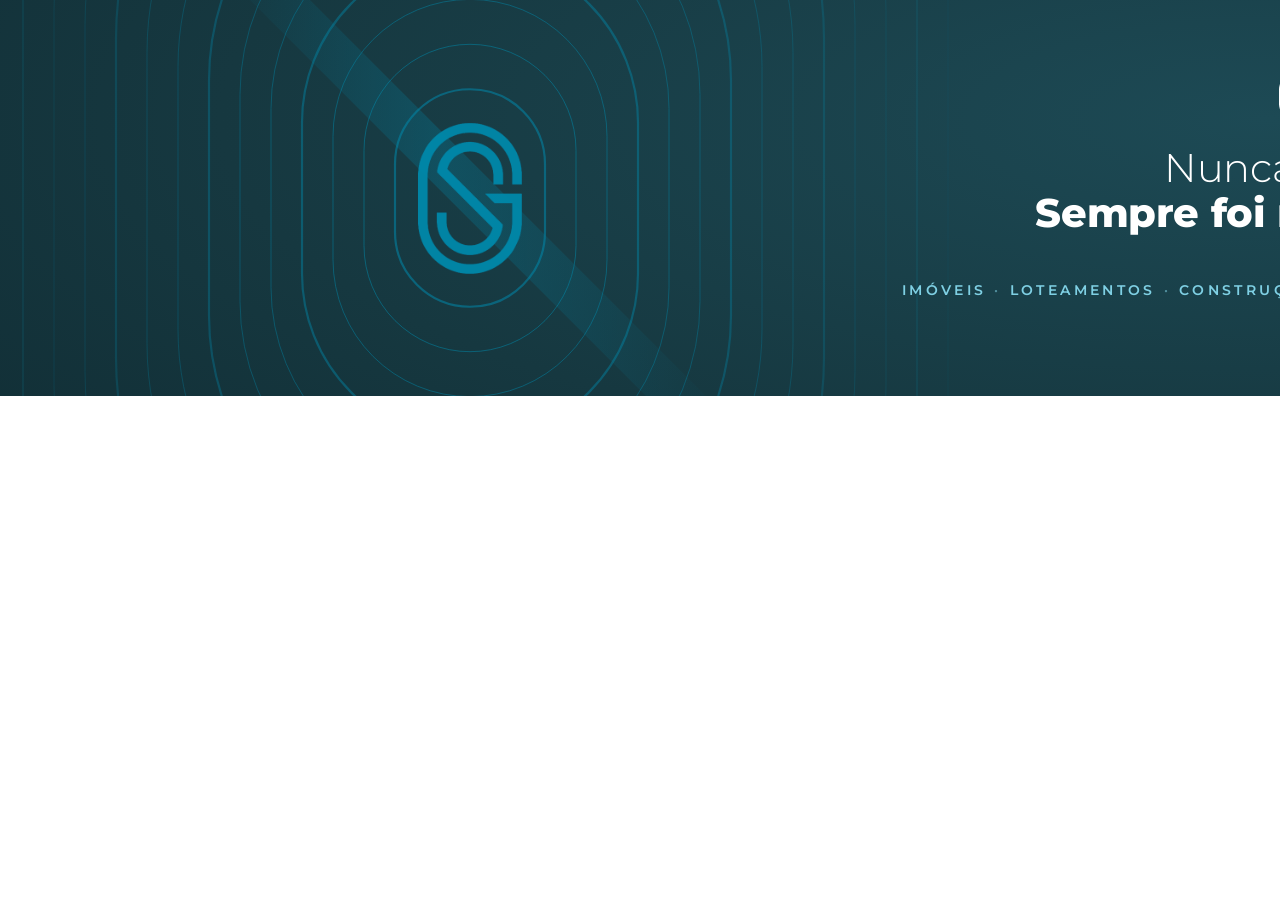
<file: design/capa-linkedin-rodrigo/capa.html>
<!doctype html>
<html lang="pt-BR">
<head>
<meta charset="utf-8">
<link href="https://fonts.googleapis.com/css2?family=Montserrat:wght@300;400;500;600;700;800&display=swap" rel="stylesheet">
<style>
  :root {
    --teal: #0088AA;
    --azul-escuro: #224F5A;
    --azul-profundo: #163840;
    --teal-claro: #E6F3F7;
  }
  * { margin: 0; padding: 0; box-sizing: border-box; }
  body { width: 1584px; height: 396px; overflow: hidden; font-family: 'Montserrat', sans-serif; }
  .capa { position: relative; width: 1584px; height: 396px; overflow: hidden; }
  svg.fundo { position: absolute; inset: 0; }

  .texto {
    position: absolute; right: 96px; top: 50%; transform: translateY(-50%);
    text-align: right; display: flex; flex-direction: column; align-items: flex-end;
  }
  .marca { display: flex; align-items: center; gap: 14px; margin-bottom: 26px; }
  .marca .simb { height: 46px; }
  .marca .nome { height: 15px; }
  h1 { font-weight: 300; font-size: 40px; line-height: 1.12; letter-spacing: -0.01em; }
  h1 b { font-weight: 800; display: block; }
  .traco { width: 64px; height: 3px; margin: 24px 0 18px; }
  .segmentos { font-weight: 600; font-size: 14px; letter-spacing: 0.24em; text-transform: uppercase; }
  .segmentos i { font-style: normal; opacity: .55; margin: 0 8px; }
  .site { margin-top: 8px; font-size: 13px; letter-spacing: 0.12em; font-weight: 400; }

  /* Pessoal */
  .pessoal { display: none; }
  .modo-pessoal .texto { display: none; }
  .modo-pessoal .pessoal { display: flex; }
  .modo-pessoal.so-fundo .pessoal > :not(.marca) { visibility: hidden; }
  .pessoal .marca { margin-bottom: 30px; }
  .pessoal .marca .simb { height: 38px; }
  .pessoal .marca .nome { height: 12px; }
  .nome-pessoa { font-weight: 800; font-size: 58px; line-height: 1; letter-spacing: -0.015em; color: var(--azul-escuro); }
  .cargo { margin-top: 14px; font-weight: 600; font-size: 16px; letter-spacing: 0.26em; text-transform: uppercase; color: var(--teal); }
  .cargo i { font-style: normal; opacity: .5; margin: 0 6px; }
  .pessoal .traco { margin: 26px 0 22px; }
  .contatos { display: flex; gap: 34px; font-size: 17px; font-weight: 500; color: var(--azul-escuro); }
  .contatos b { font-weight: inherit; }
  .contatos span { display: inline-flex; align-items: center; gap: 10px; }
  .contatos svg { width: 20px; height: 20px; fill: none; stroke: var(--teal); stroke-width: 1.8; stroke-linejoin: round; stroke-linecap: round; }

  /* Escuro */
  .escuro { background: radial-gradient(120% 160% at 80% 30%, #1d4a55 0%, var(--azul-profundo) 55%, #0f2a31 100%); color: #fff; }
  .escuro .traco { background: var(--teal); }
  .escuro .segmentos { color: #7fd0e4; }
  .escuro .site { color: rgba(255,255,255,.6); }
  .escuro .nome-pessoa { color: #fff; }
  .escuro .cargo { color: #7fd0e4; }
  .escuro .contatos { color: rgba(255,255,255,.92); }
  .escuro .contatos svg { stroke: #7fd0e4; }

  /* Claro */
  .claro { background: linear-gradient(100deg, #ffffff 0%, #f3f9fb 55%, var(--teal-claro) 100%); color: var(--azul-escuro); }
  .claro .traco { background: var(--teal); }
  .claro .segmentos { color: var(--teal); }
  .claro .site { color: #4A5F65; }
</style>
</head>
<body>
<div class="capa" id="capa">
  <svg class="fundo" id="fundo" width="1584" height="396" viewBox="0 0 1584 396"></svg>
  <div class="texto">
    <div class="marca"><img class="simb" id="simb"><img class="nome" id="nome"></div>
    <h1>Nunca foi vitrine.<b>Sempre foi resultado.</b></h1>
    <div class="traco"></div>
    <div class="segmentos">Imóveis<i>·</i>Loteamentos<i>·</i>Construção<i>·</i>Agronegócio</div>
    <div class="site">gruposabeh.com.br</div>
  </div>
  <div class="texto pessoal">
    <div class="marca"><img class="simb" id="pSimb" src="../../assets/simbolo.png"><img class="nome" id="pLogoNome" src="../../assets/nome.png"></div>
    <h2 class="nome-pessoa" id="pNome">Rodrigo Sabeh</h2>
    <div class="cargo"><span id="pCargo">Proprietário</span> <i>·</i> Grupo Sabeh</div>
    <div class="traco"></div>
    <div class="contatos">
      <span><svg viewBox="0 0 24 24"><rect x="2.5" y="5" width="19" height="14" rx="2"/><path d="M3 6.5l9 6.5 9-6.5"/></svg><b id="pEmail">rodrigo@gruposabeh.com.br</b></span>
      <span><svg viewBox="0 0 24 24"><path d="M5 3.5h3.2l1.6 4.2-2.2 1.5a11 11 0 0 0 5.2 5.2l1.5-2.2 4.2 1.6V17a3 3 0 0 1-3 3A15.5 15.5 0 0 1 2 6.5a3 3 0 0 1 3-3z"/></svg><b id="pTel">(18) 99601-2000</b></span>
    </div>
  </div>
</div>
<script>
const q = new URLSearchParams(location.search);
const v = q.get('v') || 'a';
// Dados da pessoa (capa pessoal): ?v=rodrigo&nome=...&cargo=...&email=...&tel=...
for (const [id, k] of [['pNome','nome'],['pCargo','cargo'],['pEmail','email'],['pTel','tel']])
  if (q.get(k)) document.getElementById(id).textContent = q.get(k);
const capa = document.getElementById('capa');
const svg = document.getElementById('fundo');
const NS = 'http://www.w3.org/2000/svg';
const el = (tag, attrs, parent = svg) => {
  const e = document.createElementNS(NS, tag);
  for (const k in attrs) e.setAttribute(k, attrs[k]);
  parent.appendChild(e); return e;
};
// Pílula (estádio) do símbolo: proporção ~ 488 x 707
const pilula = (cx, cy, w, h, attrs) =>
  el('rect', { x: cx - w/2, y: cy - h/2, width: w, height: h, rx: w/2, ry: w/2, fill: 'none', ...attrs });

// Capa pessoal escura: ?v=pessoal-escuro (ou pessoal-escuro-fundo, só fundo + logo)
const pessoalEscuro = v.startsWith('pessoal-escuro');
if (pessoalEscuro) {
  capa.classList.add('modo-pessoal');
  if (v.endsWith('-fundo')) capa.classList.add('so-fundo');
  pSimb.src = '../../assets/simbolo-branco.png'; pLogoNome.src = '../../assets/nome-branco.png';
}
if (v === 'a' || pessoalEscuro) {
  // CONTORNO — anéis concêntricos do símbolo se expandindo + o corte diagonal do "S"
  capa.classList.add('escuro');
  simb.src = '../../assets/simbolo-branco.png'; nome.src = '../../assets/nome-branco.png';
  const cx = 470, cy = 198;
  for (let i = 0; i < 14; i++) {
    const w = 150 + i * 62, h = w * 1.45;
    pilula(cx, cy, w, h, { stroke: '#0088AA', 'stroke-width': i % 3 === 0 ? 2.2 : 1, opacity: Math.max(0.08, 0.55 - i * 0.035) });
  }
  // Diagonal 45° do S atravessando a capa
  const g = el('linearGradient', { id: 'diag', x1: 0, y1: 0, x2: 1, y2: 0 }, el('defs', {}));
  el('stop', { offset: 0, 'stop-color': '#0088AA', 'stop-opacity': 0 }, g);
  el('stop', { offset: .45, 'stop-color': '#0088AA', 'stop-opacity': .55 }, g);
  el('stop', { offset: 1, 'stop-color': '#0088AA', 'stop-opacity': 0 }, g);
  el('polygon', { points: `${cx-260},-40 ${cx-200},-40 ${cx+260},420 ${cx+200},420`, fill: 'url(#diag)', opacity: .5 });
  // Símbolo sólido no centro dos anéis
  el('image', { href: '../../assets/simbolo.png', x: cx - 52, y: cy - 75, width: 104, height: 151, opacity: .95 });
}

if (v === 'b') {
  // TERRITÓRIO — curvas de nível (terra/agro) + grade de lotes (loteamentos/construção)
  capa.classList.add('escuro');
  simb.src = '../../assets/simbolo-branco.png'; nome.src = '../../assets/nome-branco.png';
  const defs = el('defs', {});
  const m = el('linearGradient', { id: 'fade', x1: 0, y1: 0, x2: 1, y2: 0 }, defs);
  el('stop', { offset: 0, 'stop-color': '#fff', 'stop-opacity': 1 }, m);
  el('stop', { offset: .55, 'stop-color': '#fff', 'stop-opacity': .7 }, m);
  el('stop', { offset: .8, 'stop-color': '#fff', 'stop-opacity': .12 }, m);
  const mask = el('mask', { id: 'm' }, defs);
  el('rect', { width: 1584, height: 396, fill: 'url(#fade)' }, mask);
  const grp = el('g', { mask: 'url(#m)' });
  // Grade de lotes
  for (let x = 0; x <= 1584; x += 44) el('line', { x1: x, y1: 0, x2: x, y2: 396, stroke: '#7fd0e4', 'stroke-width': .5, opacity: .12 }, grp);
  for (let y = 0; y <= 396; y += 44) el('line', { x1: 0, y1: y, x2: 1584, y2: y, stroke: '#7fd0e4', 'stroke-width': .5, opacity: .12 }, grp);
  // Curvas de nível: anéis irregulares concêntricos
  const centros = [[330, 230, 22], [860, 40, 14]];
  for (const [cx, cy, n] of centros) {
    for (let i = 1; i <= n; i++) {
      let d = '';
      for (let a = 0; a <= 360; a += 4) {
        const t = a * Math.PI / 180;
        const r = i * 24 + 10 * Math.sin(3 * t + i * .35) + 6 * Math.cos(5 * t - i * .2) + 4 * Math.sin(2 * t + cx);
        const x = cx + r * Math.cos(t) * 1.5, y = cy + r * Math.sin(t);
        d += (a ? 'L' : 'M') + x.toFixed(1) + ' ' + y.toFixed(1);
      }
      el('path', { d: d + 'Z', fill: 'none', stroke: '#0088AA', 'stroke-width': i % 5 === 0 ? 2 : 1, opacity: i % 5 === 0 ? .75 : .45 }, grp);
    }
  }
  // Marcos de lote (pontos nos cruzamentos)
  [[396,132],[572,264],[220,88],[704,176]].forEach(([x,y]) => {
    el('circle', { cx: x, cy: y, r: 4, fill: '#0088AA' }, grp);
    el('circle', { cx: x, cy: y, r: 10, fill: 'none', stroke: '#0088AA', opacity: .6 }, grp);
  });
}

if (v === 'rodrigo' || v === 'rodrigo-fundo') capa.classList.add('modo-pessoal');
if (v === 'rodrigo-fundo') capa.classList.add('so-fundo');
if (v === 'c' || v.startsWith('rodrigo')) {
  // CLARO — símbolo gigante recortado + faixa diagonal
  capa.classList.add('claro');
  simb.src = '../../assets/simbolo.png'; nome.src = '../../assets/nome.png';
  const s = 1.35, w = 488 * s, h = 707 * s;
  el('image', { href: '../../assets/simbolo.png', x: -90, y: -250, width: w, height: h, opacity: .14 });
  el('polygon', { points: '300,0 380,0 720,396 640,396', fill: '#0088AA', opacity: .9 });
  el('polygon', { points: '400,0 416,0 756,396 740,396', fill: '#224F5A', opacity: .9 });
  for (let i = 0; i < 4; i++) pilula(150, 198, 380 + i * 70, (380 + i * 70) * 1.45, { stroke: '#0088AA', 'stroke-width': 1, opacity: .18 });
}
</script>
</body>
</html>
</file>
<file: assets/site.css>
/* Estilos compartilhados do site do Grupo Sabeh (index.html e sobre.html) */
/*
@font-face { font-family: 'Gotham'; src: url('assets/fonts/Gotham-Light.woff2') format('woff2'); font-weight: 300; font-display: swap; }
@font-face { font-family: 'Gotham'; src: url('assets/fonts/Gotham-Book.woff2')  format('woff2'); font-weight: 400; font-display: swap; }
@font-face { font-family: 'Gotham'; src: url('assets/fonts/Gotham-Bold.woff2')  format('woff2'); font-weight: 700; font-display: swap; }
@font-face { font-family: 'Gotham'; src: url('assets/fonts/Gotham-Black.woff2') format('woff2'); font-weight: 900; font-display: swap; }
*/

/* =============================================
   CORES E TIPOGRAFIA DA MARCA (Manual de Identidade)
============================================= */
:root {
  --teal: #0088AA;          /* Primária  · Pantone 2203 C */
  --azul-escuro: #224F5A;   /* Secundária · Pantone 7477 C */
  --branco: #FFFFFF;
  --preto: #000000;

  /* Tons de apoio derivados das cores da marca */
  --azul-profundo: #163840;
  --teal-claro: #E6F3F7;
  --cinza-texto: #4A5F65;
  --linha: #D5E3E7;

  --fonte: 'Gotham', 'Montserrat', 'Helvetica Neue', Arial, sans-serif;
  --largura: 1180px;
}

*, *::before, *::after { margin: 0; padding: 0; box-sizing: border-box; }

html { scroll-behavior: smooth; scroll-padding-top: 80px; }

body {
  font-family: var(--fonte);
  font-weight: 400;
  color: var(--azul-escuro);
  background: var(--branco);
  line-height: 1.7;
  -webkit-font-smoothing: antialiased;
  overflow-x: hidden;
}

img { max-width: 100%; display: block; }
a { color: inherit; }

.container {
  width: 100%;
  max-width: var(--largura);
  margin: 0 auto;
  padding: 0 24px;
}

.rotulo {
  display: inline-flex;
  align-items: center;
  gap: 12px;
  font-weight: 700;
  font-size: 0.9rem;
  letter-spacing: 0.16em;
  text-transform: uppercase;
  color: var(--teal);
  margin-bottom: 20px;
}

.rotulo::before {
  content: '';
  width: 28px;
  height: 2px;
  background: currentColor;
}

h1, h2, h3 { font-weight: 700; line-height: 1.15; letter-spacing: -0.01em; }
h2 { font-size: clamp(1.9rem, 4vw, 2.8rem); margin-bottom: 24px; }
h3 { font-size: 1.25rem; }

.botao {
  display: inline-flex;
  align-items: center;
  gap: 10px;
  font-family: var(--fonte);
  font-weight: 700;
  font-size: 0.9rem;
  letter-spacing: 0.06em;
  text-transform: uppercase;
  text-decoration: none;
  padding: 16px 30px;
  border: 2px solid var(--teal);
  background: var(--teal);
  color: var(--branco);
  transition: background 0.2s, color 0.2s, border-color 0.2s;
}
.botao:hover { background: var(--azul-escuro); border-color: var(--azul-escuro); }
.botao--contorno { background: transparent; border-color: rgba(255,255,255,0.6); }
.botao--contorno:hover { background: var(--branco); border-color: var(--branco); color: var(--azul-escuro); }
.botao svg { width: 18px; height: 18px; }

/* =============================================
   LOGOTIPO
   Arquivos oficiais em /assets. A versão horizontal (símbolo + nome lado a lado)
   é montada com o símbolo e o nome originais, sem redesenhar nada.
   Positiva (cores) em fundo claro · Negativa (branco) em fundo escuro.
============================================= */
.logo {
  display: inline-flex;
  align-items: center;
  gap: 12px;
  text-decoration: none;
}
.logo__simbolo { height: 44px; width: auto; }
.logo__nome { height: 15px; width: auto; }
.logo .positiva { display: none; }
.logo--positiva .positiva { display: block; }
.logo--positiva .negativa { display: none; }

/* =============================================
   CABEÇALHO
============================================= */
.cabecalho {
  position: fixed;
  inset: 0 0 auto 0;
  z-index: 100;
  transition: background 0.3s, box-shadow 0.3s;
}
.cabecalho .container {
  display: flex;
  align-items: center;
  justify-content: space-between;
  height: 80px;
}
.cabecalho.rolado { background: var(--branco); box-shadow: 0 1px 0 var(--linha); }
.cabecalho.rolado .logo .positiva, .cabecalho.aberto .logo .positiva { display: block; }
.cabecalho.rolado .logo .negativa, .cabecalho.aberto .logo .negativa { display: none; }

.menu { display: flex; gap: 36px; list-style: none; }
.menu a {
  text-decoration: none;
  font-size: 0.82rem;
  font-weight: 400;
  letter-spacing: 0.12em;
  text-transform: uppercase;
  color: rgba(255,255,255,0.85);
  transition: color 0.2s;
}
.menu a:hover { color: var(--branco); }
.cabecalho.rolado .menu a { color: var(--azul-escuro); }
.cabecalho.rolado .menu a:hover { color: var(--teal); }

.menu-botao {
  display: none;
  background: none;
  border: 0;
  width: 44px;
  height: 44px;
  cursor: pointer;
  color: var(--branco);
}
.cabecalho.rolado .menu-botao { color: var(--azul-escuro); }
.menu-botao span {
  display: block;
  width: 24px;
  height: 2px;
  margin: 5px auto;
  background: currentColor;
  transition: transform 0.25s, opacity 0.25s;
}

/* =============================================
   1 · INÍCIO (HERO)
============================================= */
.hero {
  position: relative;
  color: var(--branco);
  background:
    linear-gradient(135deg, rgba(22,56,64,0.94) 0%, rgba(34,79,90,0.88) 55%, rgba(0,136,170,0.82) 100%),
    /* Para usar foto real do portfólio, adicione: url('assets/hero.jpg') center / cover no-repeat, */
    var(--azul-escuro);
  overflow: hidden;
}
/* Padrão de linha diagonal derivado do traço do "S" do símbolo (Bloco 4 — elementos de apoio) */
.hero::after {
  content: '';
  position: absolute;
  inset: 0;
  background-image: repeating-linear-gradient(
    -55deg,
    rgba(255,255,255,0.06) 0 1px,
    transparent 1px 44px
  );
  mask-image: linear-gradient(to left, #000 0%, transparent 70%);
  -webkit-mask-image: linear-gradient(to left, #000 0%, transparent 70%);
  pointer-events: none;
}
.hero .container {
  position: relative;
  z-index: 1;
  padding-top: 150px;
  padding-bottom: 72px;
}
.hero .rotulo { color: rgba(255,255,255,0.9); }
.hero h1 {
  font-size: clamp(2.1rem, 5vw, 3.8rem);
  max-width: 20ch;
  margin-bottom: 20px;
}
.hero h1 em { font-style: normal; font-weight: 300; display: block; }
.hero p {
  font-size: clamp(1rem, 1.6vw, 1.15rem);
  max-width: 56ch;
  color: rgba(255,255,255,0.85);
  margin-bottom: 40px;
}

.busca select:focus, .busca input:focus, .imoveis__ordem select:focus {
  outline: none;
  border-color: var(--teal);
  box-shadow: 0 0 0 3px rgba(0,136,170,0.15);
}
.busca .botao { justify-content: center; cursor: pointer; padding: 15px 28px; }

/* =============================================
   2 · QUEM SOMOS
============================================= */
.secao { padding: clamp(80px, 11vw, 140px) 0; }

.sobre__grade {
  display: grid;
  grid-template-columns: 1fr 1.15fr;
  gap: clamp(40px, 7vw, 100px);
  align-items: start;
}
.sobre__texto p { color: var(--cinza-texto); margin-bottom: 20px; }
.sobre__texto p:last-child { margin-bottom: 0; }

.numeros {
  display: grid;
  grid-template-columns: repeat(3, 1fr);
  margin-top: 64px;
  border-top: 1px solid var(--linha);
  border-bottom: 1px solid var(--linha);
}
.numeros div {
  padding: 36px 24px;
  text-align: center;
}
.numeros div + div { border-left: 1px solid var(--linha); }
.numeros strong {
  display: block;
  font-weight: 900;
  font-size: clamp(2.2rem, 5vw, 3.4rem);
  line-height: 1;
  color: var(--teal);
  margin-bottom: 12px;
}
.numeros span {
  font-weight: 400;
  font-size: 0.95rem;
  color: var(--azul-escuro);
}

.valores {
  background: var(--teal-claro);
}
.valores__grade {
  display: grid;
  grid-template-columns: repeat(4, 1fr);
  gap: 1px;
  background: var(--linha);
  border: 1px solid var(--linha);
  margin-top: 56px;
}
.valor {
  background: var(--branco);
  padding: 40px 32px;
}
.valor__num {
  font-weight: 700;
  font-size: 0.85rem;
  letter-spacing: 0.2em;
  color: var(--teal);
  margin-bottom: 28px;
  display: block;
}
.valor h3 { margin-bottom: 12px; }
.valor p { font-size: 0.94rem; color: var(--cinza-texto); }

/* =============================================
   3 · SEGMENTOS
============================================= */
.segmentos__topo {
  display: flex;
  justify-content: space-between;
  align-items: end;
  gap: 40px;
  margin-bottom: 56px;
}
.segmentos__topo p { max-width: 44ch; color: var(--cinza-texto); }

.segmentos__grade {
  display: grid;
  grid-template-columns: repeat(2, 1fr);
  gap: 24px;
}
.segmento {
  display: flex;
  flex-direction: column;
  padding: 40px;
  background: var(--branco);
  border: 1px solid var(--linha);
  transition: border-color 0.25s, box-shadow 0.25s, transform 0.25s;
}
.segmento:hover {
  border-color: var(--teal);
  box-shadow: 0 18px 40px rgba(34,79,90,0.10);
  transform: translateY(-3px);
}
.segmento__icone {
  width: 56px;
  height: 56px;
  display: grid;
  place-items: center;
  background: var(--teal-claro);
  color: var(--teal);
  margin-bottom: 32px;
}
.segmento__icone svg { width: 30px; height: 30px; }
/* Agronegócio: único segmento com tom terroso aceito pelo manual (Bloco 4 — estilo fotográfico) */
.segmento--agro .segmento__icone { background: #F3EEE6; color: #7A5C34; }

/* Hierarquia do manual: SABEH 100% em Bold, segmento 60–70% em Book, logo abaixo, ambos em #224F5A */
.segmento__marca { line-height: 1; margin-bottom: 20px; color: var(--azul-escuro); }
.segmento__marca b {
  display: block;
  font-weight: 700;
  font-size: 1.75rem;
  letter-spacing: 0.06em;
}
.segmento__marca span {
  display: block;
  font-weight: 400;
  font-size: 1.15rem; /* ~65% de SABEH */
  margin-top: 4px;
}
.segmento p { color: var(--cinza-texto); font-size: 0.96rem; margin-bottom: 20px; }
.segmento__link {
  display: inline-block;
  margin-top: 16px;
  font-weight: 700;
  font-size: 0.8rem;
  letter-spacing: 0.08em;
  text-transform: uppercase;
  text-decoration: none;
  color: var(--teal);
}
.segmento__link:hover { color: var(--azul-escuro); }
/* O cartão inteiro abre a página do segmento, não só o "Saiba mais" */
.segmento { position: relative; cursor: pointer; }
.segmento__link::after { content: ''; position: absolute; inset: 0; }
.segmento:hover .segmento__link { color: var(--azul-escuro); }
.segmento:focus-within { border-color: var(--teal); }
.segmento__link:focus-visible { outline: none; text-decoration: underline; }
.segmento ul { list-style: none; margin-top: auto; border-top: 1px solid var(--linha); padding-top: 20px; }
.segmento li {
  position: relative;
  padding-left: 20px;
  font-size: 0.88rem;
  color: var(--azul-escuro);
  margin-bottom: 8px;
}
.segmento li::before {
  content: '';
  position: absolute;
  left: 0;
  top: 0.7em;
  width: 10px;
  height: 1px;
  background: var(--teal);
}

/* =============================================
   4 · MANIFESTO
============================================= */
.manifesto {
  background: var(--azul-escuro);
  color: var(--branco);
  position: relative;
  overflow: hidden;
}
.manifesto .rotulo { color: #7FCBDD; }
.manifesto__grade {
  display: grid;
  grid-template-columns: 1fr 1.3fr;
  gap: clamp(40px, 7vw, 100px);
  align-items: start;
}
.manifesto__titulo {
  font-weight: 900;
  font-size: clamp(2.2rem, 5.2vw, 4rem);
  line-height: 1.05;
  position: sticky;
  top: 120px;
}
.manifesto__titulo span { display: block; font-weight: 300; color: #7FCBDD; }
.manifesto__texto p {
  font-size: clamp(1.02rem, 1.5vw, 1.15rem);
  color: rgba(255,255,255,0.82);
  margin-bottom: 26px;
}
.manifesto__texto p.destaque {
  font-weight: 700;
  color: var(--branco);
}
.manifesto__assinatura {
  margin-top: 44px;
  padding-top: 32px;
  border-top: 1px solid rgba(255,255,255,0.15);
  font-weight: 700;
  font-size: clamp(1rem, 1.6vw, 1.2rem);
  letter-spacing: 0.08em;
  text-transform: uppercase;
  color: var(--branco);
}

/* =============================================
   5 · CONTATO
============================================= */
.contato__grade {
  display: grid;
  grid-template-columns: 1.1fr 1fr;
  gap: clamp(40px, 7vw, 100px);
  align-items: start;
}
.contato__texto p { color: var(--cinza-texto); margin-bottom: 36px; max-width: 46ch; }

.contato__lista { list-style: none; border-top: 1px solid var(--linha); }
.contato__lista li {
  display: grid;
  grid-template-columns: 120px 1fr;
  gap: 16px;
  padding: 22px 0;
  border-bottom: 1px solid var(--linha);
}
.contato__lista small {
  font-weight: 700;
  font-size: 0.82rem;
  letter-spacing: 0.12em;
  text-transform: uppercase;
  color: var(--teal);
  padding-top: 3px;
}
.contato__lista a { text-decoration: none; }
.contato__lista a:hover { color: var(--teal); }

/* =============================================
   RODAPÉ
============================================= */
.rodape {
  background: var(--azul-profundo);
  color: rgba(255,255,255,0.65);
  padding: 64px 0 40px;
  font-size: 0.86rem;
}
.rodape__topo {
  display: flex;
  justify-content: space-between;
  align-items: center;
  gap: 32px;
  flex-wrap: wrap;
  padding-bottom: 40px;
  border-bottom: 1px solid rgba(255,255,255,0.1);
}
.rodape__tagline {
  font-weight: 300;
  font-size: 1.05rem;
  letter-spacing: 0.04em;
  color: var(--branco);
}
.rodape__redes { display: flex; gap: 12px; }
.rodape__redes a {
  display: grid;
  place-items: center;
  width: 44px;
  height: 44px;
  border: 1px solid rgba(255,255,255,0.2);
  color: var(--branco);
  transition: background 0.2s, border-color 0.2s;
}
.rodape__redes a:hover { background: var(--teal); border-color: var(--teal); }
.rodape__redes svg { width: 18px; height: 18px; }
.rodape__base {
  display: flex;
  justify-content: space-between;
  gap: 16px;
  flex-wrap: wrap;
  padding-top: 28px;
  font-size: 0.78rem;
  font-weight: 300;
}

/* Botões flutuantes de e-mail e WhatsApp (canais principais de atendimento) */
.flutuantes {
  position: fixed;
  right: 20px;
  bottom: 20px;
  z-index: 90;
  display: flex;
  gap: 12px;
}
.whatsapp-flutuante {
  width: 58px;
  height: 58px;
  border-radius: 50%;
  display: grid;
  place-items: center;
  background: var(--teal);
  color: var(--branco);
  box-shadow: 0 8px 24px rgba(22,56,64,0.3);
  transition: transform 0.2s, background 0.2s;
}
.whatsapp-flutuante:hover { transform: scale(1.06); background: var(--azul-escuro); }
.whatsapp-flutuante svg { width: 28px; height: 28px; }
.whatsapp-flutuante--email { background: var(--azul-escuro); }
.whatsapp-flutuante--email:hover { background: var(--teal); }
.whatsapp-flutuante--email svg { width: 26px; height: 26px; }

/* Contatos rápidos na abertura */
.hero__contato {
  display: flex;
  flex-wrap: wrap;
  gap: 12px 28px;
  margin-top: 32px;
  font-size: 0.95rem;
}
.hero__contato a {
  display: inline-flex;
  align-items: center;
  gap: 10px;
  color: rgba(255,255,255,0.85);
  text-decoration: none;
}
.hero__contato a:hover { color: var(--branco); }
.hero__contato svg { width: 18px; height: 18px; flex: none; }

/* Localização */
.local { background: var(--teal-claro); }
.local__grade {
  display: grid;
  grid-template-columns: 1fr 1.6fr;
  gap: clamp(32px, 5vw, 64px);
  align-items: center;
}
.local__texto p { color: var(--cinza-texto); margin-bottom: 28px; }
.local__endereco { font-weight: 700; font-size: 1.1rem; color: var(--azul-escuro); margin-bottom: 28px; line-height: 1.5; }
.local__mapa {
  position: relative;
  aspect-ratio: 16 / 10;
  background: var(--linha);
  border: 1px solid var(--linha);
}
.local__mapa iframe { position: absolute; inset: 0; width: 100%; height: 100%; border: 0; }
.rodape__contato a { text-decoration: none; }
.rodape__contato a:hover { color: var(--branco); }

/* Animação de entrada */
.revelar { opacity: 0; transform: translateY(24px); transition: opacity 0.8s ease, transform 0.8s ease; }
.revelar.visivel { opacity: 1; transform: none; }
@media (prefers-reduced-motion: reduce) {
  html { scroll-behavior: auto; }
  .revelar { opacity: 1; transform: none; transition: none; }
}

.diferenciais {
  display: grid;
  grid-template-columns: repeat(2, 1fr);
  gap: 32px 40px;
  margin-top: 40px;
}
.diferenciais h3 { font-size: 1.05rem; margin-bottom: 8px; color: var(--branco); }
.diferenciais p { font-size: 0.95rem; margin-bottom: 0; }
.diferenciais div { padding-top: 20px; border-top: 2px solid var(--teal); }

/* Formulário de contato */
.formulario {
  display: grid;
  gap: 20px;
  padding: 40px;
  background: var(--teal-claro);
}
.formulario label { display: grid; gap: 8px; }
.formulario label span {
  font-weight: 700;
  font-size: 0.82rem;
  letter-spacing: 0.1em;
  text-transform: uppercase;
  color: var(--azul-escuro);
}
.formulario input, .formulario select, .formulario textarea {
  font: inherit;
  font-size: 1rem;
  color: var(--azul-escuro);
  background: var(--branco);
  border: 1px solid var(--linha);
  border-radius: 0;
  padding: 14px 16px;
  width: 100%;
  transition: border-color 0.2s;
}
.formulario textarea { resize: vertical; }
.formulario input:focus, .formulario select:focus, .formulario textarea:focus {
  outline: none;
  border-color: var(--teal);
  box-shadow: 0 0 0 3px rgba(0,136,170,0.15);
}
.formulario .botao { justify-content: center; cursor: pointer; }
.formulario__erro { color: #B3261E; font-size: 0.88rem; min-height: 0; }
.formulario__erro:empty { display: none; }
.contato__texto .contato__lista { margin-top: 8px; }

/* =============================================
   IMÓVEIS DISPONÍVEIS
============================================= */
.imoveis { padding-top: clamp(64px, 8vw, 100px); }
.imoveis__topo { display: flex; justify-content: space-between; align-items: end; gap: 24px; flex-wrap: wrap; margin-bottom: 28px; }
.imoveis__topo h2 { margin-bottom: 0; }
.imoveis__ordem { display: grid; gap: 6px; min-width: 200px; }
.imoveis__ordem span { font-weight: 700; font-size: 0.74rem; letter-spacing: 0.1em; text-transform: uppercase; }

.aviso-exemplo {
  margin-bottom: 24px;
  padding: 14px 18px;
  background: #FFF6E0;
  border-left: 3px solid #C98A00;
  color: #5C4300;
  font-size: 0.92rem;
}

.imoveis__resumo { display: flex; flex-wrap: wrap; align-items: baseline; gap: 4px 20px; margin-bottom: 20px; font-size: 0.9rem; }
.imoveis__total { color: var(--cinza-texto); }
.imoveis__filtros { display: flex; flex-wrap: wrap; align-items: baseline; gap: 4px 14px; color: var(--azul-escuro); font-weight: 700; }
.imoveis__filtros button {
  font: inherit;
  font-weight: 400;
  padding: 0;
  border: 0;
  background: none;
  color: var(--teal);
  text-decoration: underline;
  text-underline-offset: 3px;
  cursor: pointer;
}
.imoveis__filtros button:hover { color: var(--azul-escuro); }
.imoveis__filtros[hidden], .aviso-exemplo[hidden], .imoveis__vazio[hidden] { display: none; }
.imoveis__grade { display: grid; grid-template-columns: repeat(3, 1fr); gap: 24px; }

.imovel {
  position: relative;
  display: flex;
  flex-direction: column;
  background: var(--branco);
  border: 1px solid var(--linha);
  transition: border-color 0.25s, box-shadow 0.25s, transform 0.25s;
}
.imovel:hover { border-color: var(--teal); box-shadow: 0 18px 40px rgba(34,79,90,0.10); transform: translateY(-3px); }
.imovel__abrir { position: absolute; inset: 0; z-index: 2; border: 0; background: none; cursor: pointer; }
.imovel__abrir:focus-visible { outline: 3px solid var(--teal); outline-offset: 2px; }
.imovel__foto, .detalhe__foto {
  position: relative;
  aspect-ratio: 4 / 3;
  display: grid;
  place-items: center;
  color: rgba(255,255,255,0.85);
  background-color: var(--azul-escuro);
  background-size: cover;
  background-position: center;
}
.imovel__foto > svg, .detalhe__foto > svg { width: 26%; height: auto; }
.imovel__foto--residencial { background-color: #2E6470; }
.imovel__foto--terreno { background-color: #1E5D6E; }
.imovel__foto--rural { background-color: #5E4728; }
.selo {
  position: absolute;
  top: 14px;
  left: 14px;
  font-weight: 700;
  font-size: 0.7rem;
  letter-spacing: 0.1em;
  text-transform: uppercase;
  padding: 6px 10px;
  background: var(--branco);
  color: var(--azul-escuro);
}
.selo--destaque { left: auto; right: 14px; background: var(--teal); color: var(--branco); }
.selo--exemplo { top: auto; bottom: 14px; background: #FFF6E0; color: #5C4300; }
.imovel__corpo { display: flex; flex-direction: column; flex: 1; padding: 22px 24px 20px; }
.imovel__tipo { font-weight: 700; font-size: 0.74rem; letter-spacing: 0.1em; text-transform: uppercase; color: var(--teal); margin-bottom: 6px; }
.imovel h3 { font-size: 1.12rem; margin-bottom: 6px; }
.imovel__local { font-size: 0.9rem; color: var(--cinza-texto); }
.imovel__specs { list-style: none; display: flex; flex-wrap: wrap; gap: 4px 18px; margin-top: 14px; font-size: 0.86rem; }
.imovel__specs li { display: inline-flex; }
.imovel__rodape {
  display: flex;
  justify-content: space-between;
  align-items: baseline;
  gap: 12px;
  margin-top: auto;
  padding-top: 16px;
  border-top: 1px solid var(--linha);
}
.imovel__specs + .imovel__rodape, .imovel__local + .imovel__rodape { margin-top: 18px; }
.imovel__preco { font-weight: 900; font-size: 1.2rem; color: var(--azul-escuro); }
.imovel__preco small, .detalhe__preco small { font-weight: 400; font-size: 0.8em; color: var(--cinza-texto); }
.imovel__codigo { font-size: 0.78rem; color: var(--cinza-texto); white-space: nowrap; }

.imoveis__vazio { padding: 48px 32px; text-align: center; border: 1px dashed var(--linha); }
.imoveis__vazio h3 { margin-bottom: 8px; }
.imoveis__vazio p { color: var(--cinza-texto); margin-bottom: 24px; }
.imoveis__vazio-acoes { display: flex; flex-wrap: wrap; justify-content: center; gap: 12px; }
.botao--linha { background: transparent; color: var(--azul-escuro); border-color: var(--azul-escuro); cursor: pointer; }
.botao--linha:hover { background: var(--azul-escuro); color: var(--branco); }

/* Janela de detalhes do imóvel */
.detalhe {
  width: min(1000px, calc(100% - 32px));
  max-height: calc(100% - 32px);
  margin: auto;
  padding: 0;
  border: 0;
  color: var(--azul-escuro);
  background: var(--branco);
  box-shadow: 0 30px 80px rgba(10,30,36,0.35);
}
.detalhe::backdrop { background: rgba(10,30,36,0.6); }
.detalhe:focus { outline: none; }
.detalhe__fechar {
  position: absolute;
  top: 10px;
  right: 10px;
  z-index: 3;
  width: 44px;
  height: 44px;
  border: 0;
  font-size: 1.8rem;
  line-height: 1;
  cursor: pointer;
  background: var(--branco);
  color: var(--azul-escuro);
}
.detalhe__grade { display: grid; grid-template-columns: 1.1fr 1fr; }
.detalhe__foto { aspect-ratio: auto; }
.detalhe__galeria { display: flex; flex-direction: column; min-height: 360px; }
/* Muitas miniaturas rolam dentro da faixa, sem alargar a janela */
.detalhe__galeria, .detalhe__info { min-width: 0; }
/* A foto ocupa o espaço acima das miniaturas, sem empurrar a faixa para fora da janela */
.detalhe__galeria .detalhe__foto { flex: 1 1 auto; min-height: 320px; }
/* Com foto: a imagem aparece inteira, sem cortes, sobre o fundo escuro; dá para arrastar para o lado */
.detalhe__foto--com-foto { background-color: var(--azul-profundo); background-size: contain; background-repeat: no-repeat; touch-action: pan-y; user-select: none; -webkit-user-select: none; }
.detalhe__seta {
  position: absolute;
  top: 50%;
  transform: translateY(-50%);
  z-index: 2;
  width: 44px;
  height: 44px;
  border: 0;
  background: rgba(255,255,255,0.88);
  color: var(--azul-escuro);
  font-size: 1.9rem;
  line-height: 1;
  cursor: pointer;
}
.detalhe__seta:hover { background: var(--branco); }
.detalhe__seta:focus-visible { outline: 3px solid var(--teal); outline-offset: 2px; }
.detalhe__seta--antes { left: 10px; }
.detalhe__seta--depois { right: 10px; }
.detalhe__contador { position: absolute; right: 10px; bottom: 10px; z-index: 2; padding: 4px 9px; background: rgba(22,56,64,0.85); color: var(--branco); font-size: 0.78rem; font-weight: 700; letter-spacing: 0.06em; }
.detalhe__miniaturas { display: flex; gap: 6px; padding: 6px; background: var(--azul-profundo); overflow-x: auto; }
.detalhe__miniaturas button { flex: none; width: 72px; height: 54px; border: 0; cursor: pointer; background-size: cover; background-position: center; opacity: 0.6; transition: opacity 0.2s; }
.detalhe__miniaturas button:hover { opacity: 0.9; }
.detalhe__miniaturas button[aria-current="true"] { opacity: 1; box-shadow: inset 0 0 0 2px var(--branco); }
.detalhe__miniaturas button:focus-visible { outline: 2px solid var(--teal); outline-offset: 1px; }
.detalhe__info { padding: 40px 36px 36px; }
.detalhe__info h2 { font-size: clamp(1.5rem, 3vw, 2rem); margin: 6px 0 8px; padding-right: 32px; }
.detalhe__preco { font-weight: 900; font-size: 1.6rem; margin: 18px 0; }
/* Os quadros crescem para preencher a linha: nunca sobra espaço vazio, e textos como "Sem estacionamento" cabem */
.detalhe__specs { list-style: none; display: flex; flex-wrap: wrap; gap: 1px; background: var(--linha); border: 1px solid var(--linha); margin-bottom: 20px; }
.detalhe__specs li { flex: 1 1 100px; background: var(--branco); padding: 12px 14px; font-weight: 700; }
.detalhe__specs small { display: block; font-weight: 400; font-size: 0.74rem; letter-spacing: 0.08em; text-transform: uppercase; color: var(--cinza-texto); }
.detalhe__subtitulo { font-weight: 700; font-size: 0.74rem; letter-spacing: 0.12em; text-transform: uppercase; color: var(--teal); margin-bottom: 10px; }
.detalhe__carac { list-style: none; display: grid; grid-template-columns: repeat(2, minmax(0, 1fr)); gap: 6px 16px; margin-bottom: 20px; font-size: 0.92rem; }
.detalhe__carac li { display: grid; grid-template-columns: 18px 1fr; gap: 6px; }
.detalhe__carac li::before { content: '✓'; color: var(--teal); font-weight: 700; }
.detalhe__descricao { color: var(--cinza-texto); margin-bottom: 16px; white-space: pre-line; }
.detalhe__codigo { font-size: 0.88rem; color: var(--cinza-texto); margin-bottom: 24px; }
.detalhe__acoes { display: flex; flex-wrap: wrap; gap: 12px; }
.detalhe__acoes .botao svg { width: 18px; height: 18px; }

/* =============================================
   RESPONSIVO
============================================= */
@media (max-width: 960px) {
  .valores__grade { grid-template-columns: repeat(2, 1fr); }
  .sobre__grade, .manifesto__grade, .contato__grade, .local__grade { grid-template-columns: 1fr; }
  .imoveis__grade { grid-template-columns: repeat(2, 1fr); }
  .detalhe__grade { grid-template-columns: 1fr; }
  .detalhe__galeria { min-height: 0; }
  .detalhe__galeria .detalhe__foto { flex: none; min-height: 0; aspect-ratio: 4 / 3; }
  .manifesto__titulo { position: static; }
  .segmentos__topo { flex-direction: column; align-items: start; }
}

@media (max-width: 760px) {
  .container { padding: 0 16px; }

  .segmentos__grade, .valores__grade, .diferenciais { grid-template-columns: 1fr; }
  .formulario { padding: 24px; }
  .segmento { padding: 28px; }
  .numeros div { padding: 24px 8px; }
  .numeros span { font-size: 0.8rem; }
  .contato__lista li { grid-template-columns: 1fr; gap: 4px; }
  .hero .container { padding-top: 116px; padding-bottom: 56px; }
  .imoveis__grade { grid-template-columns: 1fr; }
  .imoveis__ordem { width: 100%; }
  .detalhe__info { padding: 28px 20px 24px; }
  .detalhe__carac { grid-template-columns: 1fr; }
  .rodape { padding-bottom: 110px; }
}

/* Página Sobre: abertura mais curta que a da página inicial */
.hero--sobre .hero__acoes { display: flex; flex-wrap: wrap; gap: 16px; }
.hero--sobre h1 { font-size: clamp(2.4rem, 6vw, 4.6rem); max-width: 14ch; }
/* Aba da página ou seção em que a pessoa está */
.menu a[aria-current] { font-weight: 700; }
.botao[hidden] { display: none; }
.imoveis__total:empty, .imoveis__ordem[hidden] { display: none; }
</file>
<file: assets/busca.css>
/* Barra de busca de imóveis (página inicial e página Sabeh Imóveis) */
/* Busca de imóveis */
.busca { max-width: 1040px; }
.busca__abas { display: flex; gap: 4px; }
.busca__abas button {
  font: inherit;
  font-weight: 700;
  font-size: 0.82rem;
  letter-spacing: 0.08em;
  text-transform: uppercase;
  padding: 12px 22px;
  border: 0;
  cursor: pointer;
  background: rgba(255,255,255,0.14);
  color: var(--branco);
  transition: background 0.2s, color 0.2s;
}
.busca__abas button:hover { background: rgba(255,255,255,0.24); }
.busca__abas button[aria-pressed="true"] { background: var(--branco); color: var(--azul-escuro); }
.busca__campos {
  display: grid;
  grid-template-columns: 1fr 1fr 1.3fr auto;
  gap: 16px;
  align-items: end;
  padding: 24px;
  background: var(--branco);
  box-shadow: 0 24px 48px rgba(10,30,36,0.25);
}
.busca label { display: grid; gap: 6px; }
.busca label span {
  font-weight: 700;
  font-size: 0.74rem;
  letter-spacing: 0.1em;
  text-transform: uppercase;
  color: var(--azul-escuro);
}
.busca select, .busca input, .imoveis__ordem select {
  font: inherit;
  font-size: 0.98rem;
  color: var(--azul-escuro);
  background: var(--branco);
  border: 1px solid var(--linha);
  border-radius: 0;
  padding: 0 14px;
  height: 50px;
  width: 100%;
  min-width: 0;
  -webkit-appearance: none;
  appearance: none;
}
.busca select, .imoveis__ordem select {
  padding-right: 40px;
  background: var(--branco) url("data:image/svg+xml,%3Csvg xmlns='http://www.w3.org/2000/svg' viewBox='0 0 12 8'%3E%3Cpath d='m1 1 5 5 5-5' fill='none' stroke='%23224F5A' stroke-width='1.6'/%3E%3C/svg%3E") no-repeat right 14px center / 12px 8px;
}
.busca .botao { height: 50px; }

@media (max-width: 960px) {
  .busca__campos { grid-template-columns: 1fr 1fr; }
  .busca__texto { grid-column: 1 / -1; }
  .busca .botao { grid-column: 1 / -1; }
}

@media (max-width: 760px) {
  .busca__abas button { flex: 1; padding: 12px 8px; }
  .busca__campos { grid-template-columns: 1fr; padding: 18px; }
}
</file>
<file: assets/menu.css>
/* =============================================
   MENU ☰ COM SEGMENTOS (todas as páginas)
   No computador: o ☰ fica ao lado de "Contato" e abre só os segmentos.
   No celular: o ☰ abre as abas principais e, embaixo, os segmentos.
============================================= */
.cabecalho .container > nav:not(.painel__segmentos) { margin-left: auto; margin-right: 28px; }

.menu-botao { display: block; position: relative; }
.cabecalho.aberto { background: var(--branco); box-shadow: 0 1px 0 var(--linha); }
.cabecalho.aberto .logo .positiva { display: block; }
.cabecalho.aberto .logo .negativa { display: none; }
.cabecalho.aberto .menu a { color: var(--azul-escuro); }
.cabecalho.aberto .menu-botao { color: var(--azul-escuro); }
.cabecalho.aberto .menu-botao span:nth-child(1) { transform: translateY(7px) rotate(45deg); }
.cabecalho.aberto .menu-botao span:nth-child(2) { opacity: 0; }
.cabecalho.aberto .menu-botao span:nth-child(3) { transform: translateY(-7px) rotate(-45deg); }
.menu-botao:focus-visible { outline: 2px solid var(--teal); outline-offset: 2px; }

.painel {
  position: absolute;
  top: 80px;
  left: 0;
  right: 0;
  max-height: calc(100vh - 80px);
  overflow-y: auto;
  background: var(--branco);
  border-top: 1px solid var(--linha);
  box-shadow: 0 24px 40px rgba(22,56,64,0.14);
}
.painel[hidden] { display: none; }
/* O bloco do painel não herda a altura fixa da barra do cabeçalho */
.cabecalho .painel__grade { display: block; height: auto; padding-top: 28px; padding-bottom: 32px; }
.painel__abas { display: none; list-style: none; }
.painel__titulo {
  font-weight: 700;
  font-size: 0.78rem;
  letter-spacing: 0.16em;
  text-transform: uppercase;
  color: var(--teal);
  margin-bottom: 16px;
}
.painel__segmentos ul { list-style: none; display: grid; grid-template-columns: repeat(4, 1fr); gap: 16px; }
.painel__segmentos li { display: flex; }
.painel__segmentos a {
  flex: 1;
  display: flex;
  align-items: center;
  gap: 14px;
  padding: 16px 18px;
  border: 1px solid var(--linha);
  text-decoration: none;
  color: var(--azul-escuro);
  transition: border-color 0.2s, background 0.2s;
}
.painel__segmentos a:hover { border-color: var(--teal); background: var(--teal-claro); }
.painel__segmentos a[aria-current] { border-color: var(--azul-escuro); font-weight: 700; }
.painel__segmentos a > span:last-child { display: block; line-height: 1.3; }
.painel__icone {
  flex: none;
  width: 44px;
  height: 44px;
  display: grid;
  place-items: center;
  background: var(--teal-claro);
  color: var(--teal);
}
.painel__icone svg { width: 24px; height: 24px; }
.painel__icone--agro { background: #F3EEE6; color: #7A5C34; }

.menu a { white-space: nowrap; }
@media (max-width: 1100px) {
  .menu { gap: 24px; }
}

/* Até 960 px as abas principais vão para dentro do ☰ */
@media (max-width: 960px) {
  .cabecalho .container > nav:not(.painel__segmentos) { display: none; }
  .painel__abas { display: block; margin-bottom: 24px; border-top: 1px solid var(--linha); }
  .painel__abas a {
    display: block;
    padding: 16px 0;
    border-bottom: 1px solid var(--linha);
    font-size: 0.82rem;
    letter-spacing: 0.12em;
    text-transform: uppercase;
    text-decoration: none;
    color: var(--azul-escuro);
  }
  .painel__abas a[aria-current] { font-weight: 700; }
  .painel__segmentos ul { grid-template-columns: repeat(2, 1fr); }
}

@media (max-width: 760px) {
  .cabecalho .painel__grade { padding-top: 8px; padding-bottom: 24px; }
  .painel__segmentos ul { grid-template-columns: 1fr; gap: 10px; }
  .painel__segmentos a { padding: 12px 14px; }
}

/* Link da área do cliente no menu */
.menu a.menu__area { padding: 9px 14px; border: 1px solid currentColor; }
.menu a.menu__area:hover { background: var(--teal); border-color: var(--teal); color: var(--branco); }
.painel__abas a.menu__area { font-weight: 700; color: var(--teal); }
</file>
